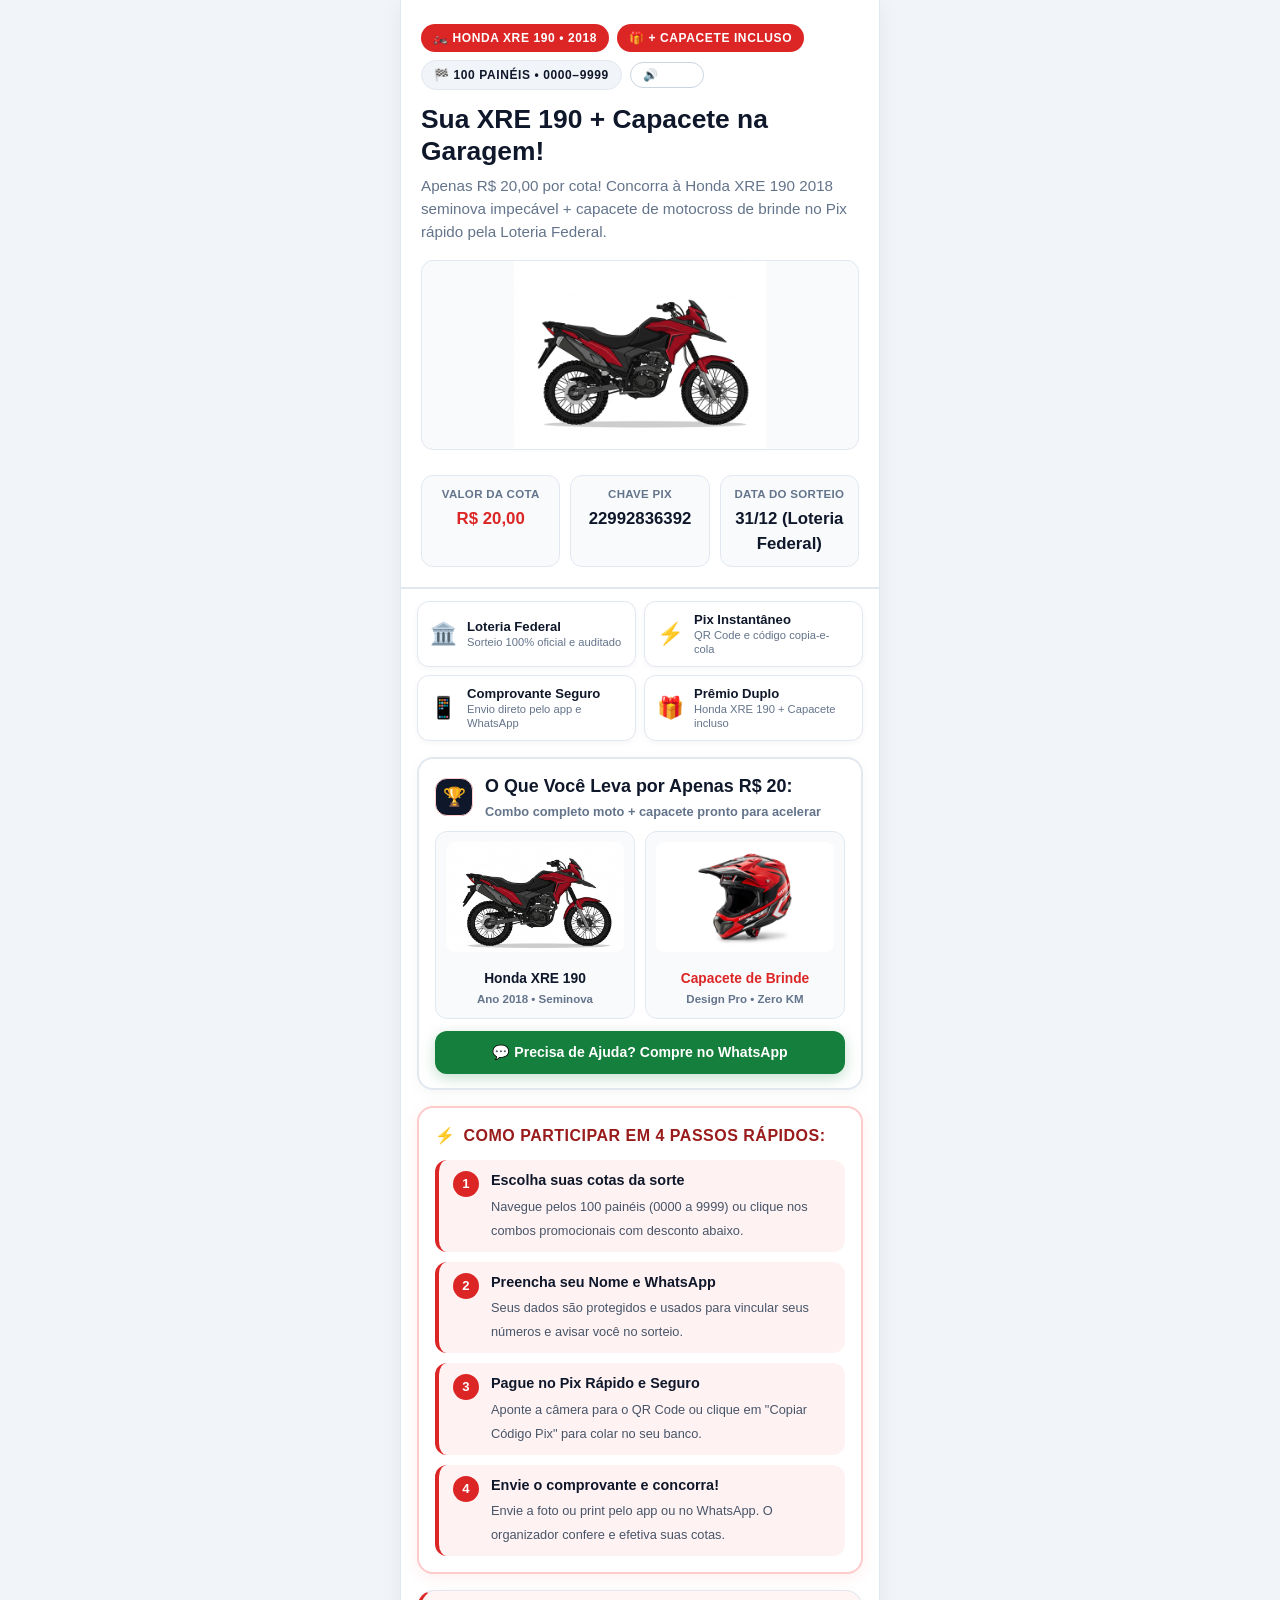
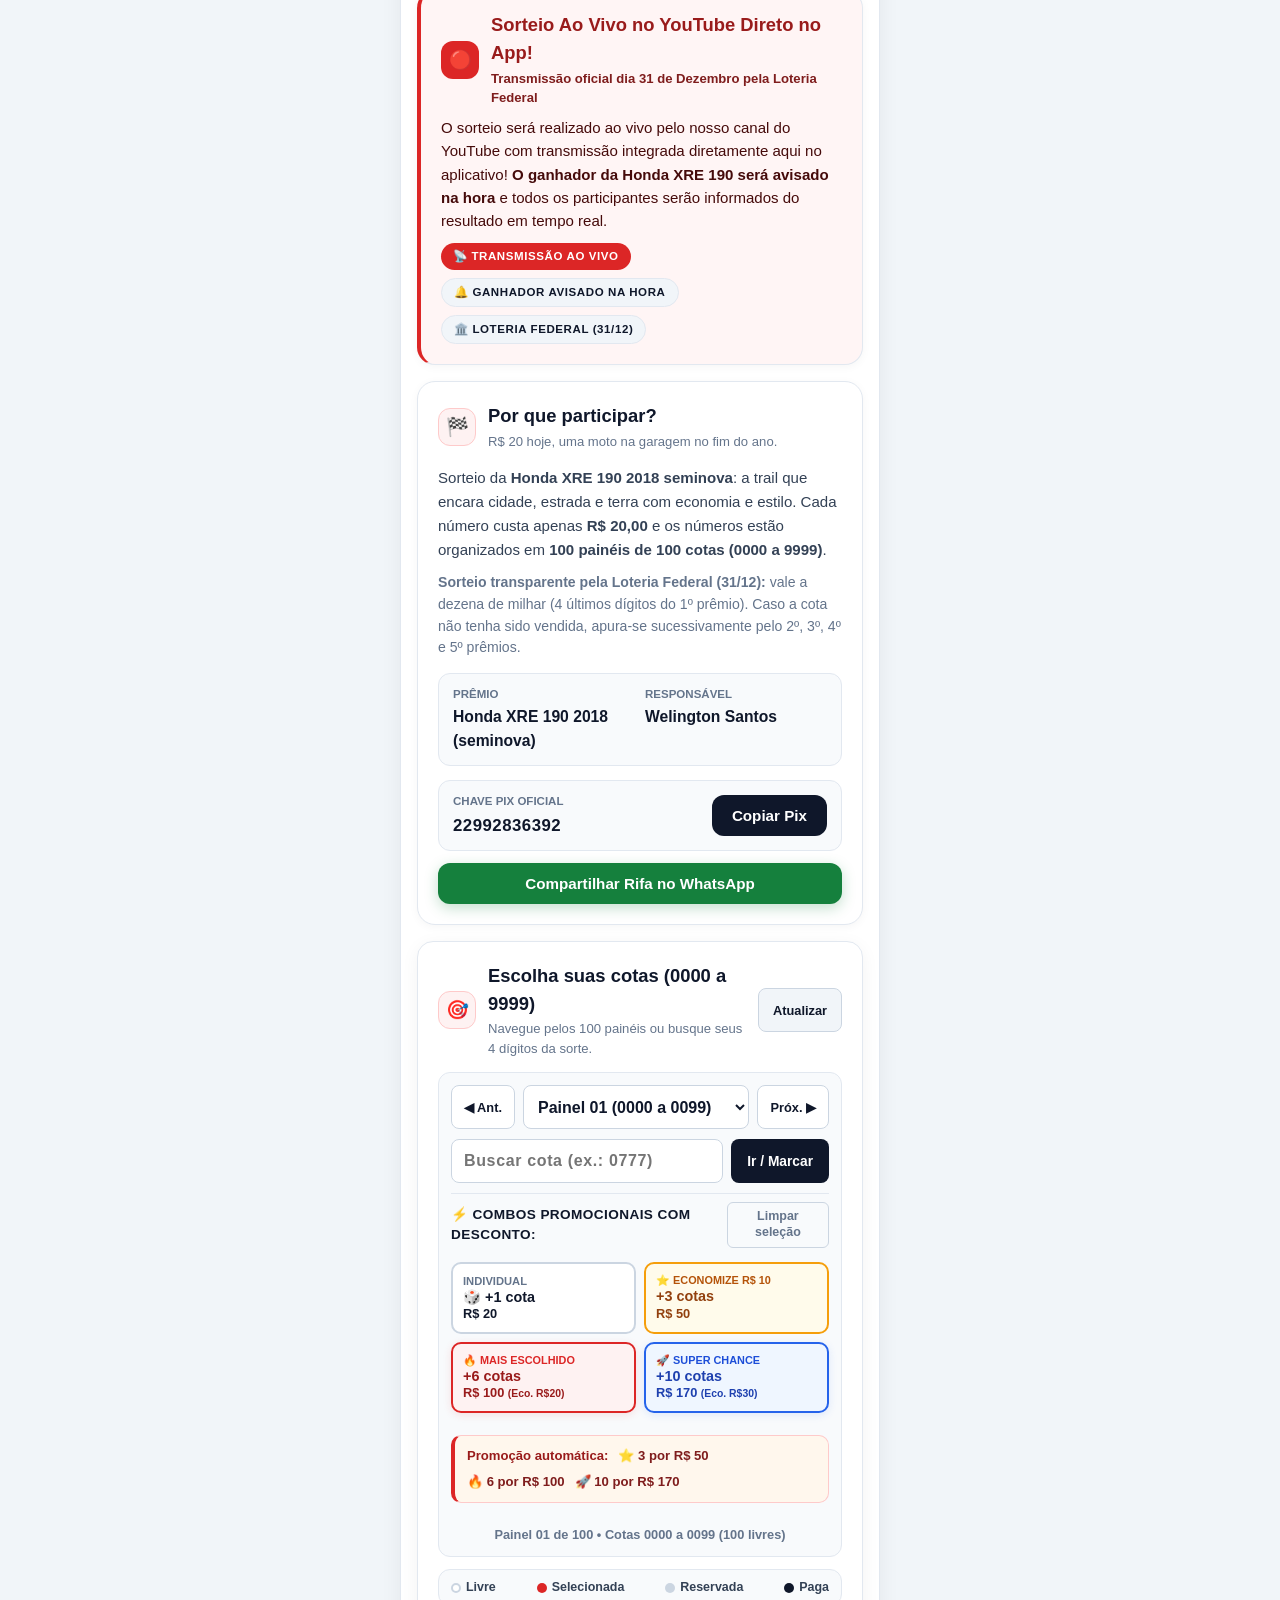
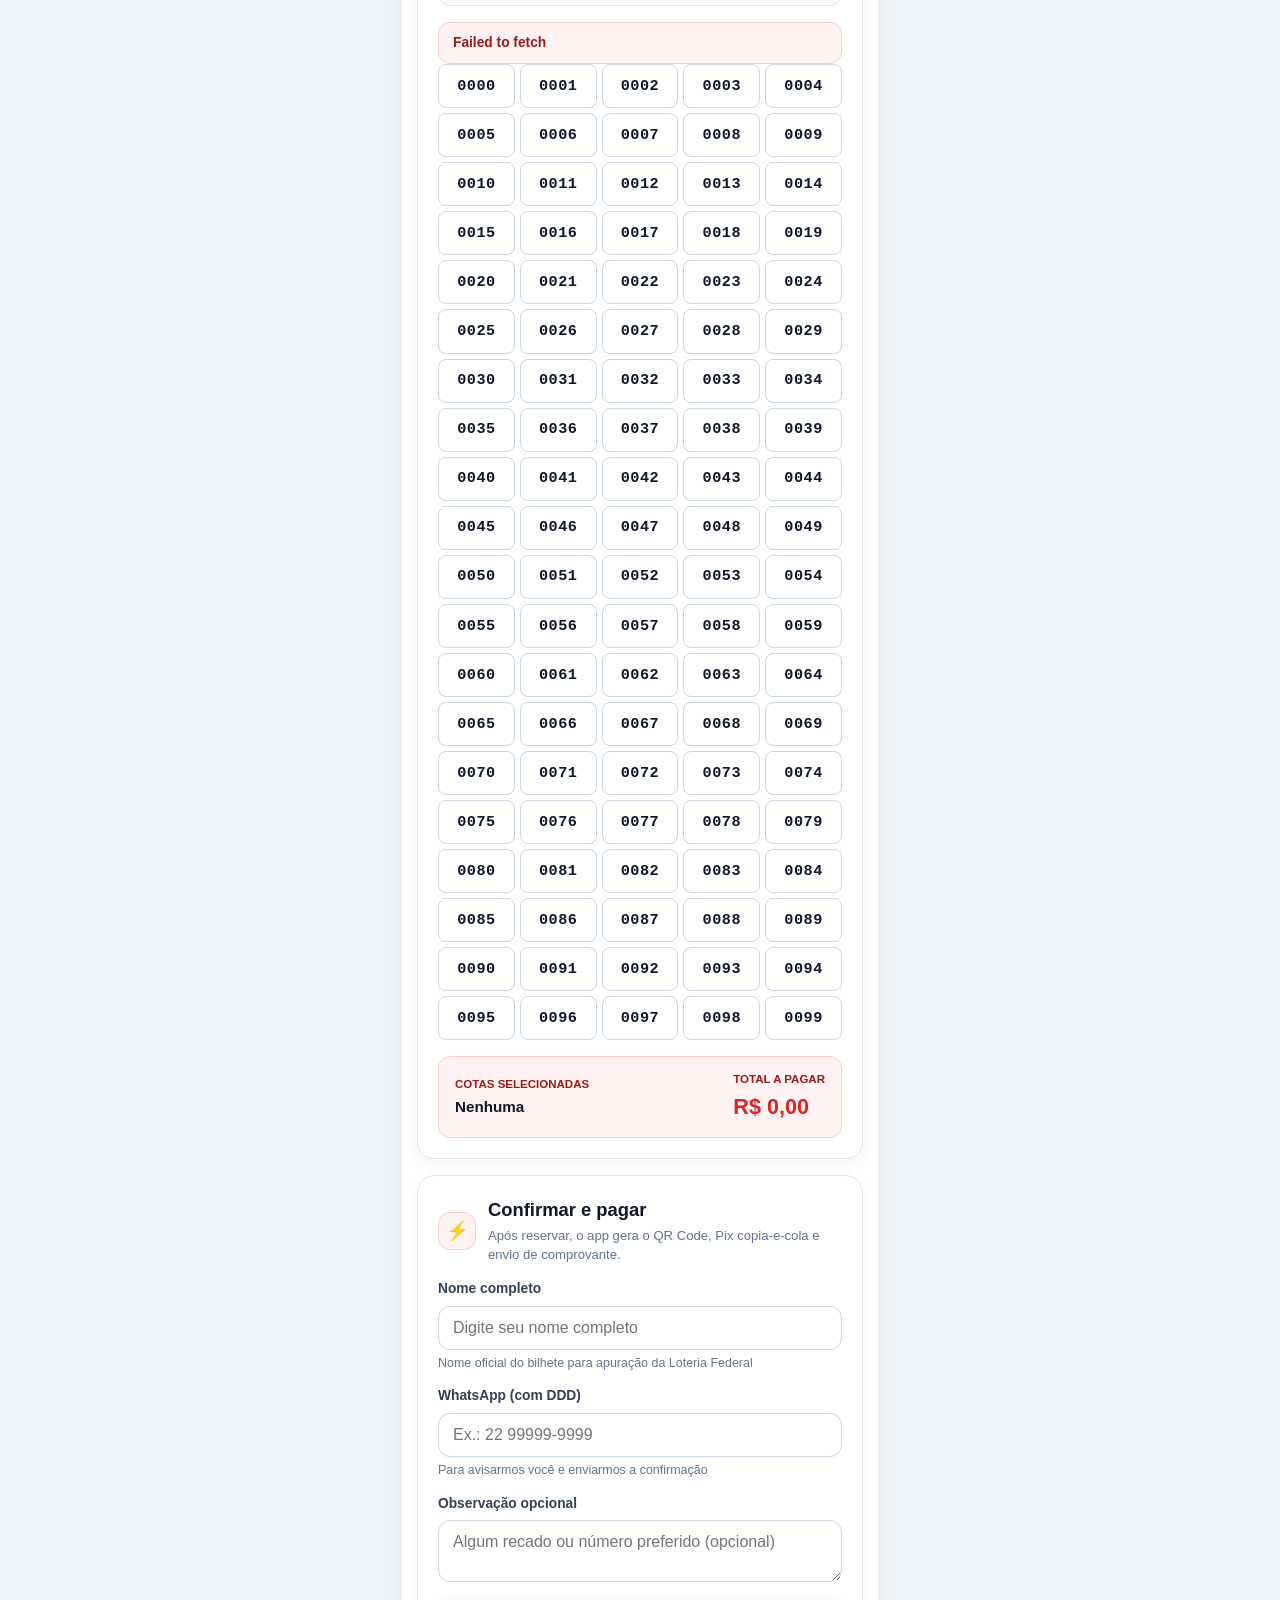
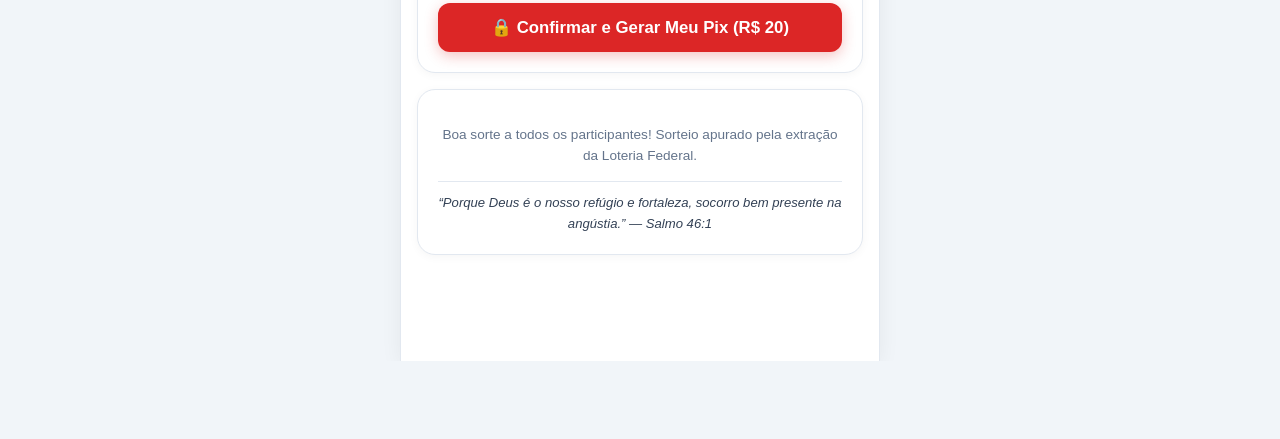
<file: index.html>
<!DOCTYPE html>

<html lang="pt-BR">

<head>

  <meta charset="UTF-8" />

  <meta name="viewport" content="width=device-width, initial-scale=1.0, viewport-fit=cover" />

  <meta name="apple-mobile-web-app-capable" content="yes" />

  <meta name="apple-mobile-web-app-status-bar-style" content="default" />

  <meta name="format-detection" content="telephone=no" />

  <meta name="HandheldFriendly" content="true" />

  <meta name="MobileOptimized" content="width" />

  <title>Rifa Honda XRE 190 2018 | Ação Entre Amigos</title>

  <meta name="description" content="Concorra a uma Honda XRE 190 2018 seminova pela Loteria Federal (31/12). Cotas de R$ 20,00 (0000 a 9999) com Pix rápido. Escolha seu número e garanta o seu." />

  <meta name="theme-color" content="#ffffff" />

  <link rel="preconnect" href="https://api.qrserver.com" />

  <link rel="stylesheet" href="assets/style.css?v=mobile10" />

</head>

<body class="public-body">

  <div class="mobile-app-shell">

    <header class="hero-card">

      <div class="hero-topline">

        <span class="mini-pill">🏍️ HONDA XRE 190 • 2018</span>

        <span class="mini-pill" style="background: #dc2626; color: #ffffff; font-weight: 800;">🎁 + CAPACETE INCLUSO</span>

        <span class="mini-pill mini-pill-light">🏁 100 PAINÉIS • 0000–9999</span>

        <button type="button" id="toggleSoundBtn" class="mini-pill sound-toggle-btn" aria-label="Ligar ou desligar som da moto" style="cursor: pointer; border: 1px solid #cbd5e1; background: #ffffff;">🔊 Som</button>

      </div>

      <audio id="engineAudio" preload="none" src="assets/motorcycle-rev.mp3"></audio>



      <div class="hero-content">

        <div>

          <h1>Sua XRE 190 + Capacete na Garagem!</h1>

          <p>

            Apenas R$ 20,00 por cota! Concorra à Honda XRE 190 2018 seminova impecável + capacete de motocross de brinde no Pix rápido pela Loteria Federal.

          </p>

        </div>

        <img src="assets/xre190-hero.jpg" alt="Honda XRE 190 2018 seminova, prêmio da rifa" class="hero-illustration" />

      </div>



      <div class="hero-stats">

        <div>

          <span>Valor da Cota</span>

          <strong id="valorNumeroHero">R$ 20,00</strong>

        </div>

        <div>

          <span>Chave Pix</span>

          <strong id="pixHero">22992836392</strong>

        </div>

        <div>

          <span>Data do Sorteio</span>

          <strong id="dataSorteioHero">31/12 (Loteria Federal)</strong>

        </div>

      </div>

    </header>



    <!-- Barra de Confiança e Transparência Oficial (Marketing & Garantia) -->
    <section class="trust-strip" aria-label="Garantias e Transparência">
      <div class="trust-item">
        <span class="trust-icon" aria-hidden="true">🏛️</span>
        <div>
          <strong class="trust-title">Loteria Federal</strong>
          <span class="trust-desc">Sorteio 100% oficial e auditado</span>
        </div>
      </div>
      <div class="trust-item">
        <span class="trust-icon" aria-hidden="true">⚡</span>
        <div>
          <strong class="trust-title">Pix Instantâneo</strong>
          <span class="trust-desc">QR Code e código copia-e-cola</span>
        </div>
      </div>
      <div class="trust-item">
        <span class="trust-icon" aria-hidden="true">📱</span>
        <div>
          <strong class="trust-title">Comprovante Seguro</strong>
          <span class="trust-desc">Envio direto pelo app e WhatsApp</span>
        </div>
      </div>
      <div class="trust-item">
        <span class="trust-icon" aria-hidden="true">🎁</span>
        <div>
          <strong class="trust-title">Prêmio Duplo</strong>
          <span class="trust-desc">Honda XRE 190 + Capacete incluso</span>
        </div>
      </div>
    </section>

    <main>

      <!-- Vitrine Oficial dos Prêmios: Moto + Capacete (Almir #691) -->

      <section class="soft-card prize-showcase-card" style="border: 2px solid #e2e8f0; padding: 14px 16px; margin-bottom: 14px; box-shadow: 0 4px 14px rgba(0,0,0,0.04);">

        <div class="card-title-row" style="margin-bottom: 10px;">

          <div class="icon-bubble" style="background: #0f172a; color: #ffffff;">🏆</div>

          <div>

            <h2 style="font-size: 1.12rem; margin: 0 0 2px; color: #0f172a;">O Que Você Leva por Apenas R$ 20:</h2>

            <p style="margin: 0; color: #64748b; font-size: 0.8rem; font-weight: 600;">Combo completo moto + capacete pronto para acelerar</p>

          </div>

        </div>



        <div class="dual-prize-grid" style="display: grid; grid-template-columns: 1fr 1fr; gap: 10px; margin-bottom: 12px;">

          <div class="prize-item" style="background: #f8fafc; border: 1px solid #e2e8f0; border-radius: 12px; padding: 10px; text-align: center;">

            <img src="assets/xre190-hero.jpg" alt="Honda XRE 190 2018 seminova" style="width: 100%; height: 110px; object-fit: cover; border-radius: 8px; margin-bottom: 6px;" />

            <strong style="display: block; font-size: 0.86rem; color: #0f172a;">Honda XRE 190</strong>

            <span style="display: block; font-size: 0.72rem; color: #64748b; font-weight: 600;">Ano 2018 • Seminova</span>

          </div>



          <div class="prize-item" style="background: #f8fafc; border: 1px solid #e2e8f0; border-radius: 12px; padding: 10px; text-align: center;">

            <img src="assets/capacete-premio.jpg" alt="Capacete de Motocross/Enduro" style="width: 100%; height: 110px; object-fit: contain; background: #ffffff; border-radius: 8px; margin-bottom: 6px;" />

            <strong style="display: block; font-size: 0.86rem; color: #dc2626;">Capacete de Brinde</strong>

            <span style="display: block; font-size: 0.72rem; color: #64748b; font-weight: 600;">Design Pro • Zero KM</span>

          </div>

        </div>



        <a href="https://wa.me/5522992839362?text=Ol%C3%A1%2C%20quero%20ajuda%20para%20comprar%20minhas%20cotas%20da%20Honda%20XRE%20190%20com%20capacete!" target="_blank" rel="noopener" class="button button-whatsapp button-full" style="font-size: 0.88rem; padding: 11px 14px; text-decoration: none;">

          💬 Precisa de Ajuda? Compre no WhatsApp

        </a>

      </section>

      <!-- Anúncio Oficial: Sorteio Ao Vivo no YouTube (Almir #389) -->

            <!-- Passo a passo facil para pessoas simples (Almir #601 / Almir #1489) -->
      <section class="soft-card steps-card" style="background: #ffffff; border: 2px solid #fecaca; border-radius: 16px; padding: 16px; margin-bottom: 16px; box-shadow: 0 4px 16px rgba(220, 38, 38, 0.07);">
        <h3 style="margin: 0 0 12px; font-size: 1rem; font-weight: 800; color: #991b1b; text-transform: uppercase; letter-spacing: 0.5px; display: flex; align-items: center; gap: 8px;">
          <span>&#9889;</span> Como Participar em 4 Passos Rápidos:
        </h3>
        <div style="display: grid; grid-template-columns: 1fr; gap: 10px;">
          <div style="display: flex; align-items: flex-start; gap: 12px; background: #fef2f2; padding: 10px 14px; border-radius: 12px; border-left: 4px solid #dc2626;">
            <span style="background: #dc2626; color: #fff; width: 26px; height: 26px; border-radius: 50%; display: flex; align-items: center; justify-content: center; font-weight: 800; font-size: 0.82rem; flex-shrink: 0; margin-top: 1px;">1</span>
            <div>
              <strong style="display: block; font-size: 0.9rem; color: #0f172a; margin-bottom: 2px;">Escolha suas cotas da sorte</strong>
              <span style="font-size: 0.8rem; color: #475569; line-height: 1.35;">Navegue pelos 100 painéis (0000 a 9999) ou clique nos combos promocionais com desconto abaixo.</span>
            </div>
          </div>
          <div style="display: flex; align-items: flex-start; gap: 12px; background: #fef2f2; padding: 10px 14px; border-radius: 12px; border-left: 4px solid #dc2626;">
            <span style="background: #dc2626; color: #fff; width: 26px; height: 26px; border-radius: 50%; display: flex; align-items: center; justify-content: center; font-weight: 800; font-size: 0.82rem; flex-shrink: 0; margin-top: 1px;">2</span>
            <div>
              <strong style="display: block; font-size: 0.9rem; color: #0f172a; margin-bottom: 2px;">Preencha seu Nome e WhatsApp</strong>
              <span style="font-size: 0.8rem; color: #475569; line-height: 1.35;">Seus dados são protegidos e usados para vincular seus números e avisar você no sorteio.</span>
            </div>
          </div>
          <div style="display: flex; align-items: flex-start; gap: 12px; background: #fef2f2; padding: 10px 14px; border-radius: 12px; border-left: 4px solid #dc2626;">
            <span style="background: #dc2626; color: #fff; width: 26px; height: 26px; border-radius: 50%; display: flex; align-items: center; justify-content: center; font-weight: 800; font-size: 0.82rem; flex-shrink: 0; margin-top: 1px;">3</span>
            <div>
              <strong style="display: block; font-size: 0.9rem; color: #0f172a; margin-bottom: 2px;">Pague no Pix Rápido e Seguro</strong>
              <span style="font-size: 0.8rem; color: #475569; line-height: 1.35;">Aponte a câmera para o QR Code ou clique em "Copiar Código Pix" para colar no seu banco.</span>
            </div>
          </div>
          <div style="display: flex; align-items: flex-start; gap: 12px; background: #fef2f2; padding: 10px 14px; border-radius: 12px; border-left: 4px solid #dc2626;">
            <span style="background: #dc2626; color: #fff; width: 26px; height: 26px; border-radius: 50%; display: flex; align-items: center; justify-content: center; font-weight: 800; font-size: 0.82rem; flex-shrink: 0; margin-top: 1px;">4</span>
            <div>
              <strong style="display: block; font-size: 0.9rem; color: #0f172a; margin-bottom: 2px;">Envie o comprovante e concorra!</strong>
              <span style="font-size: 0.8rem; color: #475569; line-height: 1.35;">Envie a foto ou print pelo app ou no WhatsApp. O organizador confere e efetiva suas cotas.</span>
            </div>
          </div>
        </div>
      </section>



      <section class="soft-card live-announcement-card" style="border-left: 4px solid #dc2626; background: #fff5f5; margin-bottom: 16px;">

        <div class="card-title-row" style="margin-bottom: 8px;">

          <div class="icon-bubble" style="background: #dc2626; color: #ffffff; border: none;">🔴</div>

          <div>

            <h2 style="color: #991b1b; font-size: 1.15rem; margin: 0 0 2px;">Sorteio Ao Vivo no YouTube Direto no App!</h2>

            <p style="color: #7f1d1d; font-weight: 600; margin: 0;">Transmissão oficial dia 31 de Dezembro pela Loteria Federal</p>

          </div>

        </div>

        <p class="main-text" style="color: #450a0a; margin-bottom: 10px; line-height: 1.55;">

          O sorteio será realizado ao vivo pelo nosso canal do YouTube com transmissão integrada diretamente aqui no aplicativo! <strong>O ganhador da Honda XRE 190 será avisado na hora</strong> e todos os participantes serão informados do resultado em tempo real.

        </p>

        <div style="display: flex; gap: 8px; flex-wrap: wrap;">

          <span class="mini-pill" style="background: #dc2626; font-size: 0.72rem;">📡 TRANSMISSÃO AO VIVO</span>

          <span class="mini-pill mini-pill-light" style="font-size: 0.72rem;">🔔 GANHADOR AVISADO NA HORA</span>

          <span class="mini-pill mini-pill-light" style="font-size: 0.72rem;">🏛️ LOTERIA FEDERAL (31/12)</span>

        </div>

      </section>



      <section class="soft-card cause-card">

        <div class="card-title-row">

          <div class="icon-bubble">🏁</div>

          <div>

            <h2>Por que participar?</h2>

            <p>R$ 20 hoje, uma moto na garagem no fim do ano.</p>

          </div>

        </div>



        <p class="main-text">

          Sorteio da <strong>Honda XRE 190 2018 seminova</strong>: a trail que encara cidade, estrada e terra com economia e estilo. Cada número custa apenas <strong>R$ 20,00</strong> e os números estão organizados em <strong>100 painéis de 100 cotas (0000 a 9999)</strong>.

        </p>

        <p class="support-text">

          <strong>Sorteio transparente pela Loteria Federal (31/12):</strong> vale a dezena de milhar (4 últimos dígitos do 1º prêmio). Caso a cota não tenha sido vendida, apura-se sucessivamente pelo 2º, 3º, 4º e 5º prêmios.

        </p>



        <div class="mini-info-grid">

          <div><span>Prêmio</span><strong id="premioInfo">Honda XRE 190 2018 + Capacete de Brinde</strong></div>

          <div><span>Responsável</span><strong id="responsavelInfo">Welington Santos</strong></div>

        </div>



        <div class="pix-box">

          <div>

            <span>Chave Pix Oficial</span>

            <strong id="pixKeyText">22992836392</strong>

          </div>

          <button class="button button-blue" type="button" id="copyPixBtn">Copiar Pix</button>

        </div>



        <button class="button button-whatsapp button-full" type="button" id="shareBtn" style="margin-top: 12px;">Compartilhar Rifa no WhatsApp</button>

      </section>



      <section class="soft-card numbers-card">

        <div class="card-title-row title-with-action">

          <div class="title-left">

            <div class="icon-bubble">🎯</div>

            <div>

              <h2>Escolha suas cotas (0000 a 9999)</h2>

              <p>Navegue pelos 100 painéis ou busque seus 4 dígitos da sorte.</p>

            </div>

          </div>

          <button class="small-button" type="button" id="refreshBtn">Atualizar</button>

        </div>



        <div class="panel-controls" aria-label="Navegação de painéis e busca de cota">

          <div class="panel-nav-row">

            <button class="small-button panel-step-btn" type="button" id="prevPanelBtn" aria-label="Painel anterior">◀ Ant.</button>

            <select id="panelSelect" class="panel-select" aria-label="Selecionar painel de 100 números"></select>

            <button class="small-button panel-step-btn" type="button" id="nextPanelBtn" aria-label="Próximo painel">Próx. ▶</button>

          </div>

          <div class="panel-search-row">

            <input type="text" id="searchNumberInput" class="search-number-input" inputmode="numeric" maxlength="4" placeholder="Buscar cota (ex.: 0777)" aria-label="Buscar número de 4 dígitos" />

            <button class="button button-blue search-number-btn" type="button" id="searchNumberBtn">Ir / Marcar</button>

          </div>

                    <div class="quick-pick-bar" aria-label="Escolha rápida de cotas promocionais">
            <div class="quick-pick-header" style="display: flex; justify-content: space-between; align-items: center; margin-bottom: 8px; width: 100%;">
              <span class="quick-pick-label" style="font-weight: 800; color: #0f172a; font-size: 0.85rem;">&#9889; Combos Promocionais com Desconto:</span>
              <button class="quick-pick-btn clear-btn" type="button" id="clearSelectionBtn" style="font-size: 0.78rem; padding: 6px 12px; border-radius: 6px; border: 1px solid #cbd5e1; background: #f8fafc; color: #64748b; cursor: pointer; min-height: 38px;">Limpar seleção</button>
            </div>
            <div class="quick-pick-actions" style="display: grid; grid-template-columns: 1fr 1fr; gap: 8px; width: 100%;">
              <button class="quick-pick-btn qp-card" type="button" data-quick-pick="1" style="min-height: 52px; padding: 10px; border-radius: 10px; border: 2px solid #cbd5e1; background: #ffffff; text-align: left; cursor: pointer; transition: transform 0.1s ease;">
                <span style="font-size: 0.7rem; font-weight: 800; color: #64748b; display: block; text-transform: uppercase;">Individual</span>
                <strong style="font-size: 0.9rem; color: #0f172a;">&#127922; +1 cota</strong>
                <span style="font-size: 0.8rem; font-weight: 800; color: #0f172a; float: right;">R$ 20</span>
              </button>
              <button class="quick-pick-btn qp-card" type="button" data-quick-pick="3" style="min-height: 52px; padding: 10px; border-radius: 10px; border: 2px solid #f59e0b; background: #fffbeb; text-align: left; cursor: pointer; transition: transform 0.1s ease;">
                <span style="font-size: 0.68rem; font-weight: 900; color: #b45309; display: block; text-transform: uppercase;">&#11088; Economize R$ 10</span>
                <strong style="font-size: 0.9rem; color: #92400e;">+3 cotas</strong>
                <span style="font-size: 0.8rem; font-weight: 800; color: #92400e; float: right;">R$ 50</span>
              </button>
              <button class="quick-pick-btn qp-card" type="button" data-quick-pick="6" style="min-height: 52px; padding: 10px; border-radius: 10px; border: 2px solid #dc2626; background: #fef2f2; text-align: left; cursor: pointer; transition: transform 0.1s ease; box-shadow: 0 2px 8px rgba(220, 38, 38, 0.12);">
                <span style="font-size: 0.68rem; font-weight: 900; color: #dc2626; display: block; text-transform: uppercase;">&#128293; Mais Escolhido</span>
                <strong style="font-size: 0.9rem; color: #991b1b;">+6 cotas</strong>
                <span style="font-size: 0.8rem; font-weight: 800; color: #991b1b; float: right;">R$ 100 <small style="font-size: 0.65rem;">(Eco. R$20)</small></span>
              </button>
              <button class="quick-pick-btn qp-card" type="button" data-quick-pick="10" style="min-height: 52px; padding: 10px; border-radius: 10px; border: 2px solid #2563eb; background: #eff6ff; text-align: left; cursor: pointer; transition: transform 0.1s ease; box-shadow: 0 2px 8px rgba(37, 99, 235, 0.12);">
                <span style="font-size: 0.68rem; font-weight: 900; color: #1d4ed8; display: block; text-transform: uppercase;">&#128640; Super Chance</span>
                <strong style="font-size: 0.9rem; color: #1e40af;">+10 cotas</strong>
                <span style="font-size: 0.8rem; font-weight: 800; color: #1e40af; float: right;">R$ 170 <small style="font-size: 0.65rem;">(Eco. R$30)</small></span>
              </button>
            </div>
          </div>

          <aside class="promo-strip" aria-label="Promoções automáticas">

            <strong>Promoção automática:</strong><span>⭐ 3 por R$ 50</span><span>🔥 6 por R$ 100</span><span>🚀 10 por R$ 170</span>

          </aside>

          <div class="panel-meta-row" id="panelMetaText">Painel 01 de 100 • Números 0000 a 0099</div>

        </div>



        <div class="legend-mobile">

          <span><i class="status-dot free"></i>Livre</span>

          <span><i class="status-dot selected"></i>Selecionada</span>

          <span><i class="status-dot reserved"></i>Reservada</span>

          <span><i class="status-dot paid"></i>Paga</span>

        </div>



        <div id="statusMessage" class="message-box" hidden></div>

        <div id="numbersGrid" class="numbers-grid" aria-live="polite"></div>



        <div class="total-card">

          <div>

            <span>Cotas Selecionadas</span>

            <strong id="selectedNumbersText">Nenhuma</strong>

          </div>

          <div>

            <span>Total a Pagar</span>

            <strong id="selectedTotalText">R$ 0,00</strong>

          </div>

        </div>

      </section>



      <section class="soft-card form-card">

        <div class="card-title-row">

          <div class="icon-bubble">⚡</div>

          <div>

            <h2>Confirmar e pagar</h2>

            <p>Após reservar, o app gera o QR Code, Pix copia-e-cola e envio de comprovante.</p>

          </div>

        </div>



        <form id="reserveForm" autocomplete="on" class="mobile-form">

          <label>

            Nome completo

            <input type="text" id="nome" name="nome" placeholder="Digite seu nome completo" required />

            <small style="display:block; color: #64748b; font-size: 0.78rem; font-weight: 500; margin-top: 4px;">Nome oficial do bilhete para apuração da Loteria Federal</small>

          </label>

          <label>

            WhatsApp (com DDD)

            <input type="tel" id="whatsapp" name="whatsapp" placeholder="Ex.: 22 99999-9999" required />

            <small style="display:block; color: #64748b; font-size: 0.78rem; font-weight: 500; margin-top: 4px;">Para avisarmos você e enviarmos a confirmação</small>

          </label>

          <label>

            Observação opcional

            <textarea id="observacao" name="observacao" rows="2" placeholder="Algum recado ou número preferido (opcional)"></textarea>

          </label>

          <button class="button button-main button-full" type="submit" id="reserveBtn" style="font-size: 1.05rem; padding: 14px 20px;">🔒 Confirmar e Gerar Meu Pix (R$ 20)</button>

        </form>

      </section>

    </main>



    <footer class="soft-card footer-card">

      <p>

        Boa sorte a todos os participantes! Sorteio apurado pela extração da Loteria Federal.

      </p>

      <blockquote>“Porque Deus é o nosso refúgio e fortaleza, socorro bem presente na angústia.” — Salmo 46:1</blockquote>

    </footer>

  </div>



  <div class="bottom-summary" id="bottomSummary" hidden>

    <div>

      <span>Cotas Selecionadas</span>

      <strong id="bottomSelectedText">Nenhuma</strong>

    </div>

    <button class="button button-main" type="button" id="goToFormBtn">🏍️ Comprar Cotas</button>

  </div>



  <div class="modal" id="successModal" aria-hidden="true">

    <div class="modal-backdrop" data-close-modal></div>

    <div class="modal-card" role="dialog" aria-modal="true" aria-labelledby="modalTitle">

      <button class="modal-close" type="button" data-close-modal aria-label="Fechar">×</button>



      <div class="modal-heart">🏍️</div>

      <h2 id="modalTitle">Reserva Confirmada!</h2>

      <p class="modal-subtitle">Efetue o Pix abaixo e envie o comprovante para garantir suas cotas.</p>



      <div class="payment-summary">

        <div><span>Cotas</span><strong id="modalNumbers">—</strong></div>

        <div><span>Valor Total</span><strong id="modalTotal">—</strong></div>

        <div><span>Chave Pix</span><strong id="modalPixKey">—</strong></div>

      </div>



      <div class="qr-area">

        <img id="pixQrCode" alt="QR Code Pix" />

        <p>Aponte a câmera do seu banco ou utilize o copia-e-cola abaixo.</p>

      </div>



      <label class="copy-paste-label">

        Pix copia e cola

        <textarea id="pixCopyPaste" rows="4" readonly></textarea>

      </label>



            <div class="modal-actions-grid">
        <button class="button button-main" type="button" id="copyPixPayloadBtn" style="grid-column: 1 / -1; min-height: 52px; font-size: 1.05rem; font-weight: 900; background: #dc2626; color: #ffffff; border-radius: 12px; display: flex; align-items: center; justify-content: center; gap: 8px; border: none; cursor: pointer; box-shadow: 0 4px 16px rgba(220, 38, 38, 0.35);">
          &#128203; Copiar Código Pix (Copia e Cola)
        </button>
        <button class="button button-blue" type="button" id="copyPixAgainBtn" style="min-height: 48px; border-radius: 10px; font-weight: 700;">Copiar Chave</button>
        <a class="button button-whatsapp" id="openWhatsAppBtn" target="_blank" rel="noopener" style="min-height: 48px; border-radius: 10px; display: flex; align-items: center; justify-content: center; font-weight: 800;">&#128172; Enviar no WhatsApp</a>
        <button class="button button-amber" type="button" id="btnDownloadReceipt" style="grid-column: 1 / -1; background: #f59e0b; color: #000; font-weight: 900; font-size: 0.95rem; border-radius: 12px; padding: 13px; display: flex; align-items: center; justify-content: center; gap: 8px; border: none; cursor: pointer; min-height: 48px; box-shadow: 0 4px 12px rgba(245, 158, 11, 0.25);">&#128229; Baixar Comprovante Oficial (PDF / Imagem)</button>
      </div>



      <div class="proof-upload-card">

        <div class="card-title-row compact-title">

          <div class="icon-bubble small">📎</div>

          <div>

            <h3>Enviar comprovante pelo app</h3>

            <p>Envie foto ou print do Pix. A responsável confere no painel na hora.</p>

          </div>

        </div>



        <label class="file-label">

          <input type="file" id="proofFile" accept="image/*,.pdf" />

          <span id="proofFileName">Escolher comprovante ou print</span>

        </label>



        <button class="button button-main button-full" type="button" id="sendProofBtn">Enviar comprovante</button>

        <p class="tiny-warning">Por segurança, a confirmação final é conferida no banco pela responsável.</p>

        <div id="proofMessage" class="message-box" hidden></div>

      </div>

    </div>

  </div>



  <!-- Fallback de Configuração Pública Sanitizada -->

  <script>

    window.RIFA_CONFIG = window.RIFA_CONFIG || {

      NOME_RIFA: "Ação Entre Amigos — Rifa Honda XRE 190 2018",

      TITULO_CURTO: "Rifa Honda XRE 190",

      SUBTITULO: "Ação Entre Amigos",

      RESPONSAVEL_NOME: "Welington Santos",

      WHATSAPP_RESPONSAVEL: "5522992839362",

      DATA_SORTEIO: "31/12 (Loteria Federal)",

      PREMIO_RIFA: "Honda XRE 190 2018 (seminova)",

      PIX_KEY: "22992836392",

      PIX_RECEBEDOR: "WELINGTON SANTOS",

      PIX_CIDADE: "CARMO",

      VALOR_NUMERO: 20,

      QUANTIDADE_NUMEROS: 10000,

      NUMERO_INICIAL: 0,

      TAMANHO_PAINEL: 100,

      AUTO_CONFIRMAR_COM_COMPROVANTE: false,

      API_URL: "https://script.google.com/macros/s/AKfycbxPV_Y1h0k_ZbJl5XsF2fx3v8vx-r-s9mOk5SiaCAtKu3D9Ix5F-smWYPvVfv2g0OoN/exec"

    };

  </script>

  <script src="assets/config.js"></script>

  <script src="assets/app.js?v=clean9_mobile"></script>

  <script>

    (function initSound() {
      const audio = document.getElementById('engineAudio');
      const btn = document.getElementById('toggleSoundBtn');
      if (!audio || !btn) return;
      let soundEnabled = true;

      window.playMotoSound = function() {
        if (!soundEnabled) return;
        try {
          audio.currentTime = 0;
          audio.play().catch(function() {});
        } catch (e) {}
      };

      // Mute / Unmute toggle button
      btn.addEventListener('click', function(e) {
        e.stopPropagation();
        soundEnabled = !soundEnabled;
        if (soundEnabled) {
          btn.textContent = '🔊 Som';
          window.playMotoSound();
        } else {
          btn.textContent = '🔇 Mudo';
          audio.pause();
          audio.currentTime = 0;
        }
      });

      function hasSelectedNumbers() {
        const bottom = document.getElementById('bottomSummary');
        if (bottom && !bottom.hidden) return true;
        return document.querySelectorAll('.number-button.selected').length > 0;
      }

      // Trigger sound ONLY on red Comprar click when numbers are selected (Almir #765 / #780 / #792)
      function attachBuyTriggers() {
        const goToFormBtn = document.getElementById('goToFormBtn');
        if (goToFormBtn) {
          goToFormBtn.addEventListener('click', function() {
            if (hasSelectedNumbers()) {
              window.playMotoSound();
            }
          });
        }
        const reserveBtn = document.getElementById('reserveBtn');
        if (reserveBtn) {
          reserveBtn.addEventListener('click', function() {
            if (hasSelectedNumbers()) {
              window.playMotoSound();
            }
          });
        }
      }

      if (document.readyState === 'loading') {
        document.addEventListener('DOMContentLoaded', attachBuyTriggers);
      } else {
        attachBuyTriggers();
      }
    })();

  </script>

</body>

</html>
</file>
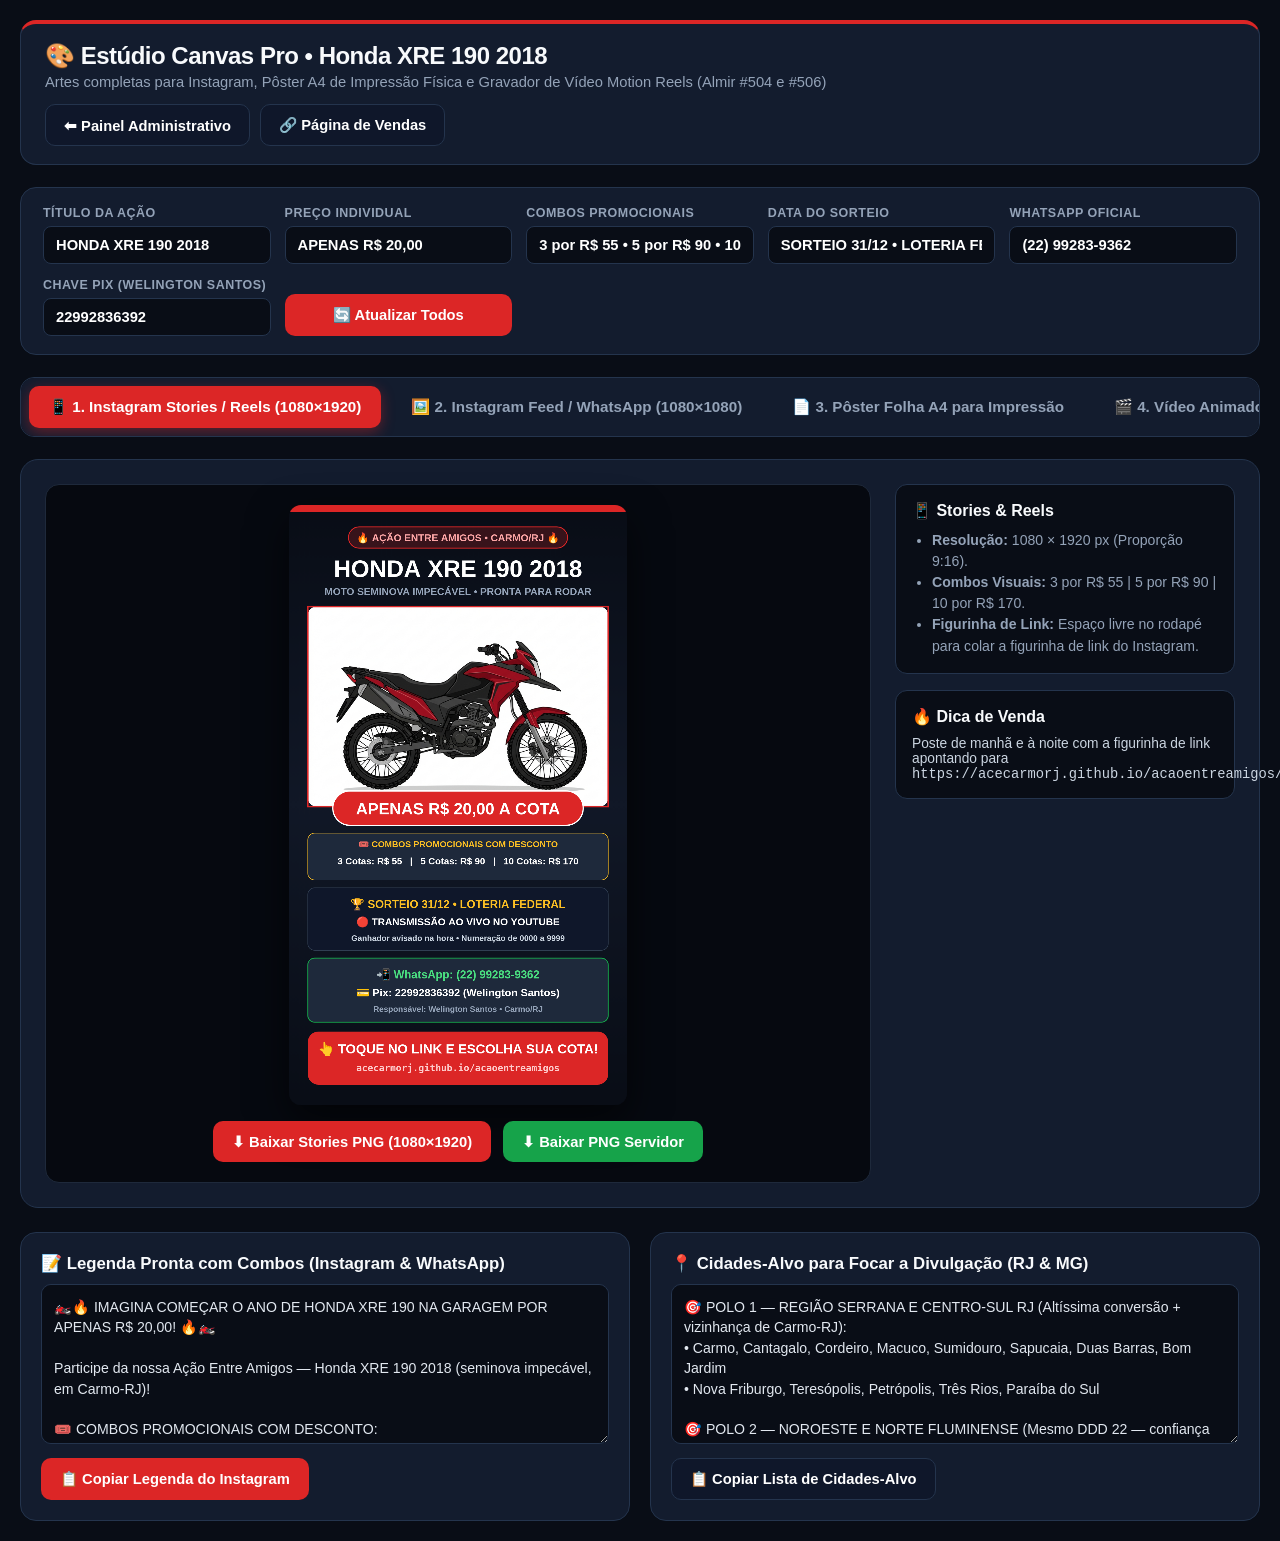
<file: canvas-instagram.html>
<!DOCTYPE html>
<html lang="pt-BR">
<head>
  <meta charset="UTF-8" />
  <meta name="viewport" content="width=device-width, initial-scale=1.0" />
  <title>Estúdio Canvas Completo • Honda XRE 190 2018</title>
  <style>
    :root {
      --bg: #090d16;
      --card: #131c2e;
      --border: #24344d;
      --red: #dc2626;
      --red-hover: #b91c1c;
      --amber: #f59e0b;
      --green: #16a34a;
      --cyan: #38bdf8;
      --text: #f8fafc;
      --muted: #94a3b8;
    }
    * { box-sizing: border-box; }
    body {
      margin: 0;
      font-family: -apple-system, BlinkMacSystemFont, "Segoe UI", Roboto, Inter, sans-serif;
      background: var(--bg);
      color: var(--text);
      padding: 20px;
    }
    .wrap {
      max-width: 1400px;
      margin: 0 auto;
    }
    .topbar {
      display: flex;
      justify-content: space-between;
      align-items: center;
      flex-wrap: wrap;
      gap: 14px;
      background: var(--card);
      border: 1px solid var(--border);
      border-top: 4px solid var(--red);
      border-radius: 16px;
      padding: 18px 24px;
      margin-bottom: 22px;
    }
    .topbar h1 {
      margin: 0 0 4px;
      font-size: 1.5rem;
      font-weight: 900;
      letter-spacing: -0.5px;
    }
    .topbar p {
      margin: 0;
      color: var(--muted);
      font-size: 0.92rem;
    }
    .nav-links {
      display: flex;
      gap: 10px;
      flex-wrap: wrap;
    }
    .btn {
      display: inline-flex;
      align-items: center;
      justify-content: center;
      gap: 8px;
      padding: 11px 18px;
      border-radius: 10px;
      font-weight: 800;
      font-size: 0.92rem;
      text-decoration: none;
      cursor: pointer;
      border: 1px solid transparent;
      transition: transform 0.12s ease, opacity 0.12s ease;
    }
    .btn:hover { transform: translateY(-1px); }
    .btn-red { background: var(--red); color: #fff; }
    .btn-green { background: var(--green); color: #fff; }
    .btn-cyan { background: #0284c7; color: #fff; }
    .btn-amber { background: var(--amber); color: #000; font-weight: 900; }
    .btn-outline { background: #0f172a; color: #fff; border-color: var(--border); }

    /* CONTROLES GERAIS */
    .controls-card {
      background: var(--card);
      border: 1px solid var(--border);
      border-radius: 16px;
      padding: 18px 22px;
      margin-bottom: 22px;
      display: grid;
      grid-template-columns: repeat(auto-fit, minmax(210px, 1fr));
      gap: 14px;
      align-items: end;
    }
    .field label {
      display: block;
      font-size: 0.78rem;
      font-weight: 800;
      text-transform: uppercase;
      color: var(--muted);
      margin-bottom: 6px;
      letter-spacing: 0.5px;
    }
    .field input {
      width: 100%;
      padding: 10px 12px;
      border-radius: 8px;
      border: 1px solid var(--border);
      background: #090d16;
      color: #fff;
      font-size: 0.92rem;
      font-weight: 700;
    }

    /* SELETOR DE ABAS DO ESTÚDIO */
    .studio-tabs {
      display: flex;
      gap: 10px;
      background: var(--card);
      border: 1px solid var(--border);
      border-radius: 14px;
      padding: 8px;
      margin-bottom: 22px;
      overflow-x: auto;
    }
    .tab-trigger {
      padding: 12px 20px;
      border-radius: 10px;
      font-size: 0.95rem;
      font-weight: 800;
      cursor: pointer;
      border: none;
      background: transparent;
      color: var(--muted);
      display: inline-flex;
      align-items: center;
      gap: 8px;
      white-space: nowrap;
      transition: all 0.15s ease;
    }
    .tab-trigger.active {
      background: var(--red);
      color: #ffffff;
      box-shadow: 0 4px 14px rgba(220, 38, 38, 0.4);
    }

    .studio-panel {
      display: none;
      animation: fadeIn 0.2s ease;
    }
    .studio-panel.active { display: block; }
    @keyframes fadeIn { from { opacity: 0; transform: translateY(4px); } to { opacity: 1; transform: translateY(0); } }

    /* LAYOUT DE CARDS DO CANVAS */
    .canvas-layout {
      display: grid;
      grid-template-columns: 1fr 340px;
      gap: 24px;
      background: var(--card);
      border: 1px solid var(--border);
      border-radius: 18px;
      padding: 24px;
      margin-bottom: 24px;
      align-items: start;
    }
    @media (max-width: 980px) {
      .canvas-layout { grid-template-columns: 1fr; }
    }
    .canvas-display {
      display: flex;
      flex-direction: column;
      align-items: center;
      gap: 16px;
      background: #060910;
      border-radius: 14px;
      padding: 20px;
      border: 1px solid #1e293b;
    }
    canvas {
      max-width: 100%;
      height: auto;
      border-radius: 12px;
      box-shadow: 0 16px 40px rgba(0, 0, 0, 0.6);
      background: #090d16;
    }
    #storyCanvas, #motionCanvas { max-height: 600px; width: auto; }
    #feedCanvas { max-height: 520px; width: auto; }
    #posterA4Canvas { max-height: 600px; width: auto; }

    .canvas-sidebar {
      display: flex;
      flex-direction: column;
      gap: 16px;
    }
    .side-box {
      background: #090d16;
      border: 1px solid var(--border);
      border-radius: 12px;
      padding: 16px;
    }
    .side-box h3 {
      margin: 0 0 10px;
      font-size: 1rem;
      display: flex;
      align-items: center;
      gap: 8px;
    }
    .side-box ul {
      margin: 0;
      padding-left: 20px;
      font-size: 0.88rem;
      color: var(--muted);
      line-height: 1.5;
    }

    /* VÍDEO ANIMADO CONTROLES */
    .video-recorder-bar {
      display: flex;
      gap: 12px;
      flex-wrap: wrap;
      align-items: center;
      justify-content: center;
      background: #090d16;
      border: 1px solid #334155;
      padding: 14px 20px;
      border-radius: 12px;
      width: 100%;
    }
    .rec-status {
      font-size: 0.9rem;
      font-weight: 800;
      color: var(--cyan);
      display: inline-flex;
      align-items: center;
      gap: 6px;
    }
    .pulse-dot {
      width: 10px;
      height: 10px;
      border-radius: 50%;
      background: var(--red);
      display: inline-block;
      animation: pulseDot 1s infinite;
    }
    @keyframes pulseDot { 0%, 100% { opacity: 1; transform: scale(1); } 50% { opacity: 0.3; transform: scale(1.3); } }

    /* SEÇÃO DE TEXTOS E CIDADES */
    .copy-grid {
      display: grid;
      grid-template-columns: repeat(auto-fit, minmax(340px, 1fr));
      gap: 20px;
    }
    .copy-card {
      background: var(--card);
      border: 1px solid var(--border);
      border-radius: 16px;
      padding: 20px;
    }
    .copy-card h3 {
      margin: 0 0 10px;
      font-size: 1.05rem;
    }
    .copy-card textarea {
      width: 100%;
      min-height: 160px;
      padding: 12px;
      border-radius: 10px;
      border: 1px solid var(--border);
      background: #090d16;
      color: #e2e8f0;
      font-family: inherit;
      font-size: 0.88rem;
      line-height: 1.45;
      resize: vertical;
      margin-bottom: 10px;
    }

    .toast {
      position: fixed;
      bottom: 24px;
      right: 24px;
      background: var(--green);
      color: #fff;
      padding: 14px 24px;
      border-radius: 12px;
      font-weight: 800;
      font-size: 0.95rem;
      display: none;
      z-index: 9999;
      box-shadow: 0 10px 30px rgba(0,0,0,0.5);
    }

    @media print {
      body { background: #fff; color: #000; padding: 0; }
      .topbar, .controls-card, .studio-tabs, .canvas-sidebar, .copy-grid, .video-recorder-bar, .action-buttons { display: none !important; }
      .canvas-layout { display: block; border: none; padding: 0; background: transparent; }
      .canvas-display { background: transparent; border: none; padding: 0; }
      #posterA4Canvas { max-width: 100%; height: auto; box-shadow: none; border: none; }
    }
  </style>
</head>
<body>
  <div class="wrap">
    <!-- Topo -->
    <header class="topbar">
      <div>
        <h1>🎨 Estúdio Canvas Pro • Honda XRE 190 2018</h1>
        <p>Artes completas para Instagram, Pôster A4 de Impressão Física e Gravador de Vídeo Motion Reels (Almir #504 e #506)</p>
      </div>
      <div class="nav-links">
        <a class="btn btn-outline" href="admin.html">⬅ Painel Administrativo</a>
        <a class="btn btn-outline" href="index.html" target="_blank">🔗 Página de Vendas</a>
      </div>
    </header>

    <!-- Barra de Configuração Dinâmica -->
    <section class="controls-card" aria-label="Personalizar dados do cartaz">
      <div class="field">
        <label for="inpTitle">Título da Ação</label>
        <input id="inpTitle" type="text" value="HONDA XRE 190 2018" />
      </div>
      <div class="field">
        <label for="inpPrice">Preço Individual</label>
        <input id="inpPrice" type="text" value="APENAS R$ 20,00" />
      </div>
      <div class="field">
        <label for="inpCombos">Combos Promocionais</label>
        <input id="inpCombos" type="text" value="3 por R$ 55 • 5 por R$ 90 • 10 por R$ 170" />
      </div>
      <div class="field">
        <label for="inpDraw">Data do Sorteio</label>
        <input id="inpDraw" type="text" value="SORTEIO 31/12 • LOTERIA FEDERAL" />
      </div>
      <div class="field">
        <label for="inpPhone">WhatsApp Oficial</label>
        <input id="inpPhone" type="text" value="(22) 99283-9362" />
      </div>
      <div class="field">
        <label for="inpPix">Chave Pix (Welington Santos)</label>
        <input id="inpPix" type="text" value="22992836392" />
      </div>
      <div>
        <button type="button" class="btn btn-red" id="btnRedrawAll" style="width:100%">🔄 Atualizar Todos</button>
      </div>
    </section>

    <!-- Navegação de Abas do Estúdio -->
    <nav class="studio-tabs" aria-label="Formatos do Estúdio">
      <button type="button" class="tab-trigger active" data-target="panel-stories">📱 1. Instagram Stories / Reels (1080×1920)</button>
      <button type="button" class="tab-trigger" data-target="panel-feed">🖼️ 2. Instagram Feed / WhatsApp (1080×1080)</button>
      <button type="button" class="tab-trigger" data-target="panel-poster">📄 3. Pôster Folha A4 para Impressão</button>
      <button type="button" class="tab-trigger" data-target="panel-video">🎬 4. Vídeo Animado Motion Reels (MP4/WebM)</button>
    </nav>

    <!-- ABA 1: STORIES 1080x1920 -->
    <section class="studio-panel active" id="panel-stories">
      <div class="canvas-layout">
        <div class="canvas-display">
          <canvas id="storyCanvas" width="1080" height="1920"></canvas>
          <div class="action-buttons" style="display:flex;gap:12px;flex-wrap:wrap;">
            <button type="button" class="btn btn-red" id="dlStoryBtn">⬇ Baixar Stories PNG (1080×1920)</button>
            <a class="btn btn-green" href="assets/instagram-story-xre190.png" download="instagram-story-xre190.png">⬇ Baixar PNG Servidor</a>
          </div>
        </div>
        <aside class="canvas-sidebar">
          <div class="side-box">
            <h3>📱 Stories &amp; Reels</h3>
            <ul>
              <li><strong>Resolução:</strong> 1080 × 1920 px (Proporção 9:16).</li>
              <li><strong>Combos Visuais:</strong> 3 por R$ 55 | 5 por R$ 90 | 10 por R$ 170.</li>
              <li><strong>Figurinha de Link:</strong> Espaço livre no rodapé para colar a figurinha de link do Instagram.</li>
            </ul>
          </div>
          <div class="side-box">
            <h3>🔥 Dica de Venda</h3>
            <p style="font-size:0.86rem;color:#cbd5e1;margin:0;">Poste de manhã e à noite com a figurinha de link apontando para <code>https://acecarmorj.github.io/acaoentreamigos/</code>.</p>
          </div>
        </aside>
      </div>
    </section>

    <!-- ABA 2: FEED 1080x1080 -->
    <section class="studio-panel" id="panel-feed">
      <div class="canvas-layout">
        <div class="canvas-display">
          <canvas id="feedCanvas" width="1080" height="1080"></canvas>
          <div class="action-buttons" style="display:flex;gap:12px;flex-wrap:wrap;">
            <button type="button" class="btn btn-red" id="dlFeedBtn">⬇ Baixar Feed PNG (1080×1080)</button>
            <a class="btn btn-green" href="assets/instagram-feed-xre190.png" download="instagram-feed-xre190.png">⬇ Baixar PNG Servidor</a>
          </div>
        </div>
        <aside class="canvas-sidebar">
          <div class="side-box">
            <h3>🖼️ Feed &amp; WhatsApp</h3>
            <ul>
              <li><strong>Resolução:</strong> 1080 × 1080 px (Quadrado 1:1 perfeito).</li>
              <li><strong>Ideal para:</strong> Grade do Instagram, Grupos de WhatsApp e Facebook.</li>
              <li><strong>Destaque dos Combos:</strong> 1 cota R$ 20 • 3 cotas R$ 55 • 5 cotas R$ 90.</li>
            </ul>
          </div>
        </aside>
      </div>
    </section>

    <!-- ABA 3: PÔSTER FOLHA A4 PARA IMPRESSÃO -->
    <section class="studio-panel" id="panel-poster">
      <div class="canvas-layout">
        <div class="canvas-display">
          <canvas id="posterA4Canvas" width="2480" height="3508"></canvas>
          <div class="action-buttons" style="display:flex;gap:12px;flex-wrap:wrap;">
            <button type="button" class="btn btn-amber" id="btnPrintA4">🖨️ Imprimir Folha A4 Agora</button>
            <button type="button" class="btn btn-red" id="dlPosterA4Btn">⬇ Baixar Pôster A4 em Alta Resolução (PNG)</button>
            <a class="btn btn-green" href="assets/poster-a4-impressao-xre190.png" download="poster-a4-impressao-xre190.png">⬇ Baixar Pôster Servidor</a>
          </div>
        </div>
        <aside class="canvas-sidebar">
          <div class="side-box">
            <h3>🖨️ Pôster Físico Folha A4</h3>
            <ul>
              <li><strong>Resolução:</strong> 2480 × 3508 pixels a 300 DPI (Qualidade Gráfica de Impressão).</li>
              <li><strong>QR Code Gigante:</strong> Permite que qualquer pessoa aponte a câmera do celular e compre em 5 segundos.</li>
              <li><strong>Onde Colar:</strong> Oficinas de moto, lava-jatos, postos de combustível, borracharias e bares de Carmo, Além Paraíba e Pádua.</li>
            </ul>
          </div>
        </aside>
      </div>
    </section>

    <!-- ABA 4: VÍDEO ANIMADO MOTION REELS -->
    <section class="studio-panel" id="panel-video">
      <div class="canvas-layout">
        <div class="canvas-display">
          <canvas id="motionCanvas" width="1080" height="1920"></canvas>
          <div class="video-recorder-bar">
            <span class="rec-status" id="recStatus"><span class="pulse-dot"></span> Animação 30 FPS Ativa</span>
            <button type="button" class="btn btn-cyan" id="btnToggleAnim">⏸ Pausar / Continuar</button>
            <button type="button" class="btn btn-red" id="btnRecordVideo">🔴 Gravar Vídeo de 6s para Reels (Baixar WebM/MP4)</button>
          </div>
        </div>
        <aside class="canvas-sidebar">
          <div class="side-box">
            <h3>🎬 Vídeo Motion Reels / Stories</h3>
            <ul>
              <li><strong>Animação ao Vivo:</strong> Feixes de luz dinâmicos, zoom suave (Ken Burns) e tacômetro acelerando de 0 a 190 km/h.</li>
              <li><strong>Gravação Direta:</strong> Usa a tecnologia <code>canvas.captureStream()</code> do seu navegador para gerar o arquivo de vídeo pronto sem precisar de outro app!</li>
              <li><strong>Tamanho do Vídeo:</strong> 1080 × 1920 px ideal para Instagram Reels, TikTok e WhatsApp Status.</li>
            </ul>
          </div>
        </aside>
      </div>
    </section>

    <!-- Seção de Textos e Cidades -->
    <section class="copy-grid">
      <div class="copy-card">
        <h3>📝 Legenda Pronta com Combos (Instagram &amp; WhatsApp)</h3>
        <textarea id="txtCaption" readonly>🏍️🔥 IMAGINA COMEÇAR O ANO DE HONDA XRE 190 NA GARAGEM POR APENAS R$ 20,00! 🔥🏍️

Participe da nossa Ação Entre Amigos — Honda XRE 190 2018 (seminova impecável, em Carmo-RJ)!

🎟️ COMBOS PROMOCIONAIS COM DESCONTO:
• 1 Cota = R$ 20,00
• 3 Cotas = R$ 55,00 (Economize R$ 5!)
• 5 Cotas = R$ 90,00 (Economize R$ 10!)
• 10 Cotas = R$ 170,00 (Economize R$ 30!)

✅ Numeração: 0000 a 9999 (Escolha seu número ou use a Surpresinha +1, +5, +10!)
✅ Sorteio: 31/12 pela Loteria Federal
🔴 TRANSMISSÃO AO VIVO PELO YOUTUBE: O ganhador é avisado na hora!
🔒 Privacidade total: ao marcar sua cota, seu nome aparece na sua cota escolhida!

👉 GARANTA SUA COTA AGORA NO LINK DA BIO:
https://acecarmorj.github.io/acaoentreamigos/

💳 Chave Pix: 22992836392 (Welington Santos - Carmo/RJ)
📲 WhatsApp Oficial: (22) 99283-9362

#HondaXRE190 #XRE190 #AcaoEntreAmigos #CarmoRJ #NovaFriburgo #Teresopolis #Petropolis #SantoAntonioDePadua #Itaperuna #AlemParaiba #LeopoldinaMG #CataguasesMG #MuriaeMG #CamposDosGoytacazes #Macae #RegiaoSerranaRJ</textarea>
        <button type="button" class="btn btn-red" onclick="copyBox('txtCaption')">📋 Copiar Legenda do Instagram</button>
      </div>

      <div class="copy-card">
        <h3>📍 Cidades-Alvo para Focar a Divulgação (RJ &amp; MG)</h3>
        <textarea id="txtCities" readonly>🎯 POLO 1 — REGIÃO SERRANA E CENTRO-SUL RJ (Altíssima conversão + vizinhança de Carmo-RJ):
• Carmo, Cantagalo, Cordeiro, Macuco, Sumidouro, Sapucaia, Duas Barras, Bom Jardim
• Nova Friburgo, Teresópolis, Petrópolis, Três Rios, Paraíba do Sul

🎯 POLO 2 — NOROESTE E NORTE FLUMINENSE (Mesmo DDD 22 — confiança imediata):
• Santo Antônio de Pádua, Itaocara, Aperibé, Miracema, São Fidélis
• Itaperuna, Campos dos Goytacazes, Macaé, Rio das Ostras

🎯 POLO 3 — ZONA DA MATA MINEIRA (Divisa imediata com Carmo-RJ):
• Além Paraíba, Volta Grande, Pirapetinga, Estrela Dalva
• Leopoldina, Cataguases, Muriaé, Ubá, Juiz de Fora

💡 DICA DE OURO META ADS:
Impulsione como "Ação Entre Amigos • Projeto Honda XRE 190 em Carmo-RJ" para não tomar bloqueio da palavra 'rifa', direcionando para o WhatsApp (22) 99283-9362 ou Link da Bio!</textarea>
        <button type="button" class="btn btn-outline" onclick="copyBox('txtCities')">📋 Copiar Lista de Cidades-Alvo</button>
      </div>
    </section>
  </div>

  <div class="toast" id="toast">Copiado com sucesso!</div>

  <script>
    // Carregamento da imagem local da Honda XRE 190
    const heroImg = new Image();
    heroImg.src = "assets/xre190-hero.jpg";
    heroImg.onload = () => { renderAllStaticCanvases(); startMotionAnimation(); };
    heroImg.onerror = () => { renderAllStaticCanvases(); startMotionAnimation(); };

    // Abas
    document.querySelectorAll(".tab-trigger").forEach(btn => {
      btn.addEventListener("click", () => {
        document.querySelectorAll(".tab-trigger").forEach(b => b.classList.remove("active"));
        document.querySelectorAll(".studio-panel").forEach(p => p.classList.remove("active"));
        btn.classList.add("active");
        document.getElementById(btn.getAttribute("data-target")).classList.add("active");
      });
    });

    function roundRect(ctx, x, y, w, h, r) {
      ctx.beginPath();
      ctx.moveTo(x + r, y);
      ctx.arcTo(x + w, y, x + w, y + h, r);
      ctx.arcTo(x + w, y + h, x, y + h, r);
      ctx.arcTo(x, y + h, x, y, r);
      ctx.arcTo(x, y + x, y, r);
      ctx.closePath();
    }

    function drawCoverImage(ctx, img, x, y, w, h, radius) {
      ctx.save();
      ctx.beginPath();
      ctx.moveTo(x + radius, y);
      ctx.arcTo(x + w, y, x + w, y + h, radius);
      ctx.arcTo(x + w, y + h, x, y + h, radius);
      ctx.arcTo(x, y + h, x, y, radius);
      ctx.arcTo(x, y, x + w, y, radius);
      ctx.closePath();
      ctx.clip();
      if (img && img.complete && img.naturalWidth > 0) {
        const imgRatio = img.naturalWidth / img.naturalHeight;
        const boxRatio = w / h;
        let sx = 0, sy = 0, sw = img.naturalWidth, sh = img.naturalHeight;
        if (imgRatio > boxRatio) {
          sw = img.naturalHeight * boxRatio;
          sx = (img.naturalWidth - sw) / 2;
        } else {
          sh = img.naturalWidth / boxRatio;
          sy = (img.naturalHeight - sh) / 2;
        }
        ctx.drawImage(img, sx, sy, sw, sh, x, y, w, h);
      } else {
        ctx.fillStyle = "#1e293b";
        ctx.fillRect(x, y, w, h);
      }
      ctx.restore();
    }

    // Desenha simulação de QR Code vetorial em Canvas (100% livre de CORS)
    function drawVectorQrCode(ctx, x, y, size) {
      ctx.save();
      ctx.fillStyle = "#ffffff";
      ctx.fillRect(x, y, size, size);
      ctx.fillStyle = "#000000";
      const pad = 12;
      const mod = (size - pad * 2) / 21;
      for (let r = 0; r < 21; r++) {
        for (let c = 0; c < 21; c++) {
          const isCorner1 = r < 7 && c < 7;
          const isCorner2 = r < 7 && c > 13;
          const isCorner3 = r > 13 && c < 7;
          if (isCorner1 || isCorner2 || isCorner3) {
            const innerR = r < 7 ? (r === 0 || r === 6 || c === 0 || c === 6 || (r >= 2 && r <= 4 && c >= 2 && c <= 4)) : false;
            const innerR2 = (r < 7 && c > 13) ? (r === 0 || r === 6 || c === 14 || c === 20 || (r >= 2 && r <= 4 && c >= 16 && c <= 18)) : false;
            const innerR3 = (r > 13 && c < 7) ? (r === 14 || r === 20 || c === 0 || c === 6 || (r >= 16 && r <= 18 && c >= 2 && c <= 4)) : false;
            if (innerR || innerR2 || innerR3) ctx.fillRect(x + pad + c * mod, y + pad + r * mod, mod, mod);
          } else if ((r * 7 + c * 13 + (r % 3)) % 2 === 0) {
            ctx.fillRect(x + pad + c * mod, y + pad + r * mod, mod, mod);
          }
        }
      }
      ctx.restore();
    }

    // 1. RENDER STORIES (1080x1920)
    function renderStoryCanvas() {
      const c = document.getElementById("storyCanvas");
      const ctx = c.getContext("2d");
      const W = 1080, H = 1920;

      const title = document.getElementById("inpTitle").value || "HONDA XRE 190 2018";
      const price = document.getElementById("inpPrice").value || "APENAS R$ 20,00";
      const draw = document.getElementById("inpDraw").value || "SORTEIO 31/12 • LOTERIA FEDERAL";
      const phone = document.getElementById("inpPhone").value || "(22) 99283-9362";
      const pix = document.getElementById("inpPix").value || "22992836392";

      // Background
      const bgGrad = ctx.createLinearGradient(0, 0, 0, H);
      bgGrad.addColorStop(0, "#090d16");
      bgGrad.addColorStop(0.5, "#111827");
      bgGrad.addColorStop(1, "#090d16");
      ctx.fillStyle = bgGrad;
      ctx.fillRect(0, 0, W, H);

      // Top Red Bar
      ctx.fillStyle = "#dc2626";
      ctx.fillRect(0, 0, W, 22);

      // Pill Ação
      ctx.fillStyle = "rgba(220, 38, 38, 0.22)";
      ctx.beginPath();
      ctx.roundRect(190, 70, 700, 68, 34);
      ctx.fill();
      ctx.lineWidth = 3;
      ctx.strokeStyle = "#dc2626";
      ctx.stroke();

      ctx.fillStyle = "#fca5a5";
      ctx.font = "900 32px Inter, sans-serif";
      ctx.textAlign = "center";
      ctx.fillText("🔥 AÇÃO ENTRE AMIGOS • CARMO/RJ 🔥", W / 2, 116);

      // Título
      ctx.fillStyle = "#ffffff";
      ctx.font = "900 76px Inter, sans-serif";
      ctx.fillText(title, W / 2, 230);

      ctx.fillStyle = "#94a3b8";
      ctx.font = "700 32px Inter, sans-serif";
      ctx.fillText("MOTO SEMINOVA IMPECÁVEL • PRONTA PARA RODAR", W / 2, 288);

      // Foto
      drawCoverImage(ctx, heroImg, 60, 325, 960, 640, 28);
      ctx.lineWidth = 5;
      ctx.strokeStyle = "#dc2626";
      ctx.strokeRect(60, 325, 960, 640);

      // Selo Preço
      ctx.fillStyle = "#dc2626";
      ctx.beginPath();
      ctx.roundRect(140, 915, 800, 110, 55);
      ctx.fill();
      ctx.lineWidth = 4;
      ctx.strokeStyle = "#ffffff";
      ctx.stroke();

      ctx.fillStyle = "#ffffff";
      ctx.font = "900 52px Inter, sans-serif";
      ctx.fillText(price + " A COTA", W / 2, 990);

      // COMBOS PROMOCIONAIS (DESTAQUE VISUAL ALMIR #504)
      ctx.fillStyle = "#1e293b";
      ctx.beginPath();
      ctx.roundRect(60, 1050, 960, 150, 22);
      ctx.fill();
      ctx.lineWidth = 2;
      ctx.strokeStyle = "#fbbf24";
      ctx.stroke();

      ctx.fillStyle = "#fbbf24";
      ctx.font = "900 28px Inter, sans-serif";
      ctx.fillText("🎟️ COMBOS PROMOCIONAIS COM DESCONTO", W / 2, 1095);

      ctx.fillStyle = "#ffffff";
      ctx.font = "800 30px Inter, sans-serif";
      ctx.fillText("3 Cotas: R$ 55   |   5 Cotas: R$ 90   |   10 Cotas: R$ 170", W / 2, 1150);

      // Sorteio
      ctx.fillStyle = "#0f172a";
      ctx.beginPath();
      ctx.roundRect(60, 1225, 960, 200, 22);
      ctx.fill();
      ctx.lineWidth = 2;
      ctx.strokeStyle = "#334155";
      ctx.stroke();

      ctx.fillStyle = "#fbbf24";
      ctx.font = "900 36px Inter, sans-serif";
      ctx.fillText("🏆 " + draw, W / 2, 1290);

      ctx.fillStyle = "#ffffff";
      ctx.font = "800 32px Inter, sans-serif";
      ctx.fillText("🔴 TRANSMISSÃO AO VIVO NO YOUTUBE", W / 2, 1345);

      ctx.fillStyle = "#cbd5e1";
      ctx.font = "600 26px Inter, sans-serif";
      ctx.fillText("Ganhador avisado na hora • Numeração de 0000 a 9999", W / 2, 1395);

      // Contatos
      ctx.fillStyle = "#1e293b";
      ctx.beginPath();
      ctx.roundRect(60, 1450, 960, 205, 22);
      ctx.fill();
      ctx.lineWidth = 3;
      ctx.strokeStyle = "#16a34a";
      ctx.stroke();

      ctx.fillStyle = "#4ade80";
      ctx.font = "900 36px Inter, sans-serif";
      ctx.fillText("📲 WhatsApp: " + phone, W / 2, 1515);

      ctx.fillStyle = "#ffffff";
      ctx.font = "800 34px Inter, sans-serif";
      ctx.fillText("💳 Pix: " + pix + " (Welington Santos)", W / 2, 1572);

      ctx.fillStyle = "#94a3b8";
      ctx.font = "700 26px Inter, sans-serif";
      ctx.fillText("Responsável: Welington Santos • Carmo/RJ", W / 2, 1622);

      // Botão Rodapé
      ctx.fillStyle = "#dc2626";
      ctx.beginPath();
      ctx.roundRect(60, 1685, 960, 170, 34);
      ctx.fill();

      ctx.fillStyle = "#ffffff";
      ctx.font = "900 42px Inter, sans-serif";
      ctx.fillText("👆 TOQUE NO LINK E ESCOLHA SUA COTA!", W / 2, 1755);

      ctx.fillStyle = "#fecaca";
      ctx.font = "700 30px monospace";
      ctx.fillText("acecarmorj.github.io/acaoentreamigos", W / 2, 1812);
    }

    // 2. RENDER FEED (1080x1080)
    function renderFeedCanvas() {
      const c = document.getElementById("feedCanvas");
      const ctx = c.getContext("2d");
      const W = 1080, H = 1080;

      const title = document.getElementById("inpTitle").value || "HONDA XRE 190 2018";
      const price = document.getElementById("inpPrice").value || "APENAS R$ 20,00";
      const draw = document.getElementById("inpDraw").value || "SORTEIO 31/12 • LOTERIA FEDERAL";
      const phone = document.getElementById("inpPhone").value || "(22) 99283-9362";
      const pix = document.getElementById("inpPix").value || "22992836392";

      ctx.fillStyle = "#090d16";
      ctx.fillRect(0, 0, W, H);

      ctx.fillStyle = "#dc2626";
      ctx.fillRect(0, 0, W, 18);

      ctx.fillStyle = "#fca5a5";
      ctx.font = "800 26px Inter, sans-serif";
      ctx.textAlign = "center";
      ctx.fillText("🔥 AÇÃO ENTRE AMIGOS • WELINGTON SANTOS (CARMO/RJ) 🔥", W / 2, 60);

      ctx.fillStyle = "#ffffff";
      ctx.font = "900 60px Inter, sans-serif";
      ctx.fillText(title, W / 2, 130);

      drawCoverImage(ctx, heroImg, 50, 155, 980, 460, 20);
      ctx.lineWidth = 4;
      ctx.strokeStyle = "#dc2626";
      ctx.strokeRect(50, 155, 980, 460);

      // Selo Preço
      ctx.fillStyle = "#dc2626";
      ctx.beginPath();
      ctx.roundRect(190, 570, 700, 88, 44);
      ctx.fill();
      ctx.lineWidth = 4;
      ctx.strokeStyle = "#ffffff";
      ctx.stroke();

      ctx.fillStyle = "#ffffff";
      ctx.font = "900 44px Inter, sans-serif";
      ctx.fillText(price + " A COTA", W / 2, 630);

      // Combos
      ctx.fillStyle = "#1e293b";
      ctx.beginPath();
      ctx.roundRect(50, 680, 980, 110, 16);
      ctx.fill();
      ctx.lineWidth = 2;
      ctx.strokeStyle = "#fbbf24";
      ctx.stroke();

      ctx.fillStyle = "#fbbf24";
      ctx.font = "900 25px Inter, sans-serif";
      ctx.fillText("🎟️ COMBOS: 3 por R$ 55   •   5 por R$ 90   •   10 por R$ 170", W / 2, 725);

      ctx.fillStyle = "#ffffff";
      ctx.font = "700 24px Inter, sans-serif";
      ctx.fillText("🏆 " + draw + " • TRANSMISSÃO AO VIVO NO YOUTUBE", W / 2, 765);

      // Contatos
      ctx.fillStyle = "#0f172a";
      ctx.beginPath();
      ctx.roundRect(50, 810, 980, 115, 16);
      ctx.fill();
      ctx.lineWidth = 2;
      ctx.strokeStyle = "#16a34a";
      ctx.stroke();

      ctx.fillStyle = "#4ade80";
      ctx.font = "900 30px Inter, sans-serif";
      ctx.fillText("📲 WhatsApp: " + phone + "   |   💳 Pix: " + pix, W / 2, 858);

      ctx.fillStyle = "#cbd5e1";
      ctx.font = "700 24px Inter, sans-serif";
      ctx.fillText("Escolha seu número (0000 a 9999) • Seu nome gravado na cota!", W / 2, 898);

      // CTA
      ctx.fillStyle = "#dc2626";
      ctx.beginPath();
      ctx.roundRect(50, 945, 980, 95, 18);
      ctx.fill();

      ctx.fillStyle = "#ffffff";
      ctx.font = "900 32px Inter, sans-serif";
      ctx.fillText("🔗 GARANTA SUA COTA: acecarmorj.github.io/acaoentreamigos", W / 2, 1005);
    }

    // 3. RENDER PÔSTER A4 IMPRESSÃO FÍSICA (2480x3508 px a 300 DPI)
    function renderPosterA4Canvas() {
      const c = document.getElementById("posterA4Canvas");
      const ctx = c.getContext("2d");
      const W = 2480, H = 3508;

      const title = document.getElementById("inpTitle").value || "HONDA XRE 190 2018";
      const price = document.getElementById("inpPrice").value || "APENAS R$ 20,00";
      const draw = document.getElementById("inpDraw").value || "SORTEIO 31/12 • LOTERIA FEDERAL";
      const phone = document.getElementById("inpPhone").value || "(22) 99283-9362";
      const pix = document.getElementById("inpPix").value || "22992836392";

      // Fundo branco/off-white de alto contraste para economizar tinta e dar leitura nítida
      ctx.fillStyle = "#ffffff";
      ctx.fillRect(0, 0, W, H);

      // Borda vermelha dupla de impressão
      ctx.lineWidth = 24;
      ctx.strokeStyle = "#dc2626";
      ctx.strokeRect(50, 50, W - 100, H - 100);

      ctx.lineWidth = 6;
      ctx.strokeStyle = "#111827";
      ctx.strokeRect(74, 74, W - 148, H - 148);

      // Topo Cabeçalho
      ctx.fillStyle = "#dc2626";
      ctx.fillRect(80, 80, W - 160, 220);

      ctx.fillStyle = "#ffffff";
      ctx.font = "900 78px Inter, sans-serif";
      ctx.textAlign = "center";
      ctx.fillText("AÇÃO ENTRE AMIGOS • CARMO / RJ", W / 2, 225);

      // Título
      ctx.fillStyle = "#111827";
      ctx.font = "900 130px Inter, sans-serif";
      ctx.fillText(title, W / 2, 440);

      ctx.fillStyle = "#dc2626";
      ctx.font = "800 62px Inter, sans-serif";
      ctx.fillText("MOTO SEMINOVA IMPECÁVEL • PRONTA PARA TRANSFERIR!", W / 2, 530);

      // Foto
      drawCoverImage(ctx, heroImg, 120, 580, W - 240, 1300, 36);
      ctx.lineWidth = 14;
      ctx.strokeStyle = "#dc2626";
      ctx.strokeRect(120, 580, W - 240, 1300);

      // Faixa Preço
      ctx.fillStyle = "#dc2626";
      ctx.beginPath();
      ctx.roundRect(240, 1810, W - 480, 210, 105);
      ctx.fill();
      ctx.lineWidth = 8;
      ctx.strokeStyle = "#111827";
      ctx.stroke();

      ctx.fillStyle = "#ffffff";
      ctx.font = "900 108px Inter, sans-serif";
      ctx.fillText(price + " A COTA!", W / 2, 1955);

      // Caixa de Combos Promocionais
      ctx.fillStyle = "#fef3c7";
      ctx.beginPath();
      ctx.roundRect(120, 2060, W - 240, 260, 32);
      ctx.fill();
      ctx.lineWidth = 6;
      ctx.strokeStyle = "#d97706";
      ctx.stroke();

      ctx.fillStyle = "#b45309";
      ctx.font = "900 58px Inter, sans-serif";
      ctx.fillText("🎟️ COMBOS COM DESCONTO ESPECIAL 🎟️", W / 2, 2145);

      ctx.fillStyle = "#1f2937";
      ctx.font = "800 62px Inter, sans-serif";
      ctx.fillText("3 Cotas: R$ 55   |   5 Cotas: R$ 90   |   10 Cotas: R$ 170", W / 2, 2250);

      // Data e YouTube
      ctx.fillStyle = "#111827";
      ctx.beginPath();
      ctx.roundRect(120, 2360, W - 240, 300, 32);
      ctx.fill();

      ctx.fillStyle = "#fbbf24";
      ctx.font = "900 70px Inter, sans-serif";
      ctx.fillText("🏆 " + draw, W / 2, 2470);

      ctx.fillStyle = "#ffffff";
      ctx.font = "800 60px Inter, sans-serif";
      ctx.fillText("🔴 TRANSMISSÃO AO VIVO NO YOUTUBE", W / 2, 2560);

      ctx.fillStyle = "#e2e8f0";
      ctx.font = "700 48px Inter, sans-serif";
      ctx.fillText("O ganhador é avisado na hora • Numeração 0000 a 9999", W / 2, 2630);

      // Rodapé com QR Code Grande e Contatos
      const qrSize = 440;
      drawVectorQrCode(ctx, 160, 2730, qrSize);

      ctx.textAlign = "left";
      ctx.fillStyle = "#dc2626";
      ctx.font = "900 62px Inter, sans-serif";
      ctx.fillText("📲 WHATSAPP: " + phone, 660, 2830);

      ctx.fillStyle = "#111827";
      ctx.font = "800 56px Inter, sans-serif";
      ctx.fillText("💳 CHAVE PIX: " + pix, 660, 2920);

      ctx.fillStyle = "#4b5563";
      ctx.font = "700 46px Inter, sans-serif";
      ctx.fillText("Titular: WELINGTON SANTOS (Carmo/RJ)", 660, 3000);

      ctx.fillStyle = "#dc2626";
      ctx.font = "900 52px Inter, sans-serif";
      ctx.fillText("🔗 acecarmorj.github.io/acaoentreamigos", 660, 3100);

      ctx.textAlign = "center";
      ctx.fillStyle = "#6b7280";
      ctx.font = "700 38px Inter, sans-serif";
      ctx.fillText("Aponte a câmera do seu celular no QR Code para escolher suas cotas agora!", W / 2, 3320);
    }

    // 4. MOTION CANVAS VÍDEO (REELS/STORIES 1080x1920 com gravação ao vivo)
    let motionRunning = true;
    let animFrameId = null;
    let animStart = performance.now();

    function drawMotionFrame(now) {
      const c = document.getElementById("motionCanvas");
      const ctx = c.getContext("2d");
      const W = 1080, H = 1920;

      const elapsed = (now - animStart) / 1000;
      const speed = Math.min(190, Math.floor(((Math.sin(elapsed * 2) + 1) / 2) * 190));
      const pulseScale = 1 + Math.sin(elapsed * 4) * 0.025;

      // Fundo animado com gradiente escuro dinâmico
      const bgGrad = ctx.createLinearGradient(0, 0, W, H);
      bgGrad.addColorStop(0, "#060910");
      bgGrad.addColorStop(0.5, "#0f172a");
      bgGrad.addColorStop(1, "#060910");
      ctx.fillStyle = bgGrad;
      ctx.fillRect(0, 0, W, H);

      // Partículas em movimento
      ctx.fillStyle = "rgba(220, 38, 38, 0.35)";
      for (let i = 0; i < 24; i++) {
        const py = ((i * 85 + elapsed * 120) % H);
        const px = (i * 47) % W;
        ctx.beginPath();
        ctx.arc(px, py, (i % 4) + 2, 0, Math.PI * 2);
        ctx.fill();
      }

      // Faixa Superior
      ctx.fillStyle = "#dc2626";
      ctx.fillRect(0, 0, W, 22);

      // Tag topo
      ctx.fillStyle = "rgba(220, 38, 38, 0.3)";
      ctx.beginPath();
      ctx.roundRect(190, 70, 700, 70, 35);
      ctx.fill();
      ctx.strokeStyle = "#dc2626";
      ctx.lineWidth = 3;
      ctx.stroke();

      ctx.fillStyle = "#fca5a5";
      ctx.font = "900 32px Inter, sans-serif";
      ctx.textAlign = "center";
      ctx.fillText("🔥 SORTEIO OFICIAL • CARMO/RJ 🔥", W / 2, 116);

      // Título
      ctx.fillStyle = "#ffffff";
      ctx.font = "900 78px Inter, sans-serif";
      ctx.fillText("HONDA XRE 190", W / 2, 230);

      // Foto com Ken Burns Zoom Dinâmico
      ctx.save();
      ctx.translate(W / 2, 640);
      ctx.scale(pulseScale, pulseScale);
      drawCoverImage(ctx, heroImg, -480, -320, 960, 640, 28);
      ctx.lineWidth = 6;
      ctx.strokeStyle = "#dc2626";
      ctx.strokeRect(-480, -320, 960, 640);
      ctx.restore();

      // Tacômetro / Velocímetro Digital
      ctx.fillStyle = "rgba(15, 23, 42, 0.9)";
      ctx.beginPath();
      ctx.roundRect(240, 990, 600, 100, 50);
      ctx.fill();
      ctx.lineWidth = 3;
      ctx.strokeStyle = "#38bdf8";
      ctx.stroke();

      ctx.fillStyle = "#38bdf8";
      ctx.font = "900 48px monospace";
      ctx.fillText("⚡ " + speed + " KM/H", W / 2, 1058);

      // Selo de Preço Piscando em Neon
      const glow = Math.abs(Math.sin(elapsed * 5));
      ctx.fillStyle = `rgba(220, 38, 38, ${0.85 + glow * 0.15})`;
      ctx.beginPath();
      ctx.roundRect(140, 1120, 800, 120, 60);
      ctx.fill();
      ctx.lineWidth = 5;
      ctx.strokeStyle = glow > 0.5 ? "#fbbf24" : "#ffffff";
      ctx.stroke();

      ctx.fillStyle = "#ffffff";
      ctx.font = "900 56px Inter, sans-serif";
      ctx.fillText("APENAS R$ 20,00 A COTA", W / 2, 1200);

      // Combos
      ctx.fillStyle = "#1e293b";
      ctx.beginPath();
      ctx.roundRect(60, 1270, 960, 130, 20);
      ctx.fill();
      ctx.lineWidth = 2;
      ctx.strokeStyle = "#fbbf24";
      ctx.stroke();

      ctx.fillStyle = "#fbbf24";
      ctx.font = "900 28px Inter, sans-serif";
      ctx.fillText("🎟️ 3 por R$ 55  •  5 por R$ 90  •  10 por R$ 170", W / 2, 1345);

      // Ao Vivo
      ctx.fillStyle = "#0f172a";
      ctx.beginPath();
      ctx.roundRect(60, 1425, 960, 175, 20);
      ctx.fill();

      ctx.fillStyle = "#ffffff";
      ctx.font = "800 34px Inter, sans-serif";
      ctx.fillText("🏆 SORTEIO 31/12 • LOTERIA FEDERAL", W / 2, 1490);

      ctx.fillStyle = "#ef4444";
      ctx.font = "900 32px Inter, sans-serif";
      ctx.fillText("🔴 TRANSMISSÃO AO VIVO NO YOUTUBE", W / 2, 1550);

      // CTA Rodapé
      ctx.fillStyle = "#dc2626";
      ctx.beginPath();
      ctx.roundRect(60, 1630, 960, 210, 36);
      ctx.fill();

      ctx.fillStyle = "#ffffff";
      ctx.font = "900 46px Inter, sans-serif";
      ctx.fillText("👆 TOQUE NO LINK DA BIO!", W / 2, 1715);

      ctx.fillStyle = "#fecaca";
      ctx.font = "700 32px monospace";
      ctx.fillText("acecarmorj.github.io/acaoentreamigos", W / 2, 1780);

      if (motionRunning) {
        animFrameId = requestAnimationFrame(drawMotionFrame);
      }
    }

    function startMotionAnimation() {
      if (!animFrameId) {
        motionRunning = true;
        animStart = performance.now();
        animFrameId = requestAnimationFrame(drawMotionFrame);
      }
    }

    document.getElementById("btnToggleAnim").addEventListener("click", () => {
      motionRunning = !motionRunning;
      if (motionRunning) {
        animFrameId = requestAnimationFrame(drawMotionFrame);
        document.getElementById("recStatus").innerHTML = '<span class="pulse-dot"></span> Animação 30 FPS Ativa';
      } else {
        cancelAnimationFrame(animFrameId);
        animFrameId = null;
        document.getElementById("recStatus").textContent = "⏸ Animação Pausada";
      }
    });

    // GRAVAÇÃO DE VÍDEO DO CANVAS DIRETO NO NAVEGADOR
    document.getElementById("btnRecordVideo").addEventListener("click", () => {
      const canvas = document.getElementById("motionCanvas");
      const stream = canvas.captureStream(30);
      let recorder;
      try {
        recorder = new MediaRecorder(stream, { mimeType: "video/webm;codecs=vp9" });
      } catch (e) {
        try {
          recorder = new MediaRecorder(stream, { mimeType: "video/webm" });
        } catch (e2) {
          recorder = new MediaRecorder(stream);
        }
      }

      const chunks = [];
      recorder.ondataavailable = e => { if (e.data.size > 0) chunks.push(e.data); };
      recorder.onstop = () => {
        const blob = new Blob(chunks, { type: recorder.mimeType || "video/webm" });
        const url = URL.createObjectURL(blob);
        const a = document.createElement("a");
        a.href = url;
        a.download = "reels-honda-xre190-animado.webm";
        a.click();
        document.getElementById("recStatus").innerHTML = '<span class="pulse-dot"></span> Gravação Concluída!';
        setTimeout(() => {
          document.getElementById("recStatus").innerHTML = '<span class="pulse-dot"></span> Animação 30 FPS Ativa';
        }, 3000);
      };

      recorder.start();
      document.getElementById("recStatus").textContent = "🔴 Gravando vídeo de 6 segundos... Aguarde!";
      setTimeout(() => {
        recorder.stop();
      }, 6000);
    });

    function renderAllStaticCanvases() {
      renderStoryCanvas();
      renderFeedCanvas();
      renderPosterA4Canvas();
    }

    document.getElementById("btnRedrawAll").addEventListener("click", () => {
      renderAllStaticCanvases();
    });

    ["inpTitle", "inpPrice", "inpCombos", "inpDraw", "inpPhone", "inpPix"].forEach(id => {
      document.getElementById(id).addEventListener("input", renderAllStaticCanvases);
    });

    function downloadCanvas(canvasId, filename) {
      const canvas = document.getElementById(canvasId);
      const link = document.createElement("a");
      link.download = filename;
      link.href = canvas.toDataURL("image/png");
      link.click();
    }

    document.getElementById("dlStoryBtn").addEventListener("click", () => downloadCanvas("storyCanvas", "instagram-story-xre190.png"));
    document.getElementById("dlFeedBtn").addEventListener("click", () => downloadCanvas("feedCanvas", "instagram-feed-xre190.png"));
    document.getElementById("dlPosterA4Btn").addEventListener("click", () => downloadCanvas("posterA4Canvas", "poster-a4-impressao-xre190.png"));
    document.getElementById("btnPrintA4").addEventListener("click", () => window.print());

    function copyBox(id) {
      const el = document.getElementById(id);
      navigator.clipboard.writeText(el.value);
      const t = document.getElementById("toast");
      t.style.display = "block";
      setTimeout(() => { t.style.display = "none"; }, 2200);
    }
  </script>
</body>
</html>
</file>
<file: assets/style.css>
/* ========================================================
   RIFA HONDA XRE 190 2018 — TEMA CLEAN (BRANCO, PRETO, VERMELHO E CINZAS)
   Design limpo, minimalista, mobile-first e 100% acessível (WCAG AA/AAA).
   Paleta:
     Branco Puro: #ffffff, #fafafa
     Preto / Grafite Escuro: #0f172a, #1e293b, #000000
     Vermelho Destaque (Racing Red): #dc2626, #b91c1c, #991b1b, #fef2f2 (fundo suave)
     Cinzas Estruturais: #f8fafc, #f1f5f9, #e2e8f0, #cbd5e1, #94a3b8, #64748b, #334155
     WhatsApp Seguro: #15803d (Contraste > 5.02:1 sobre branco)
   ======================================================== */

:root {
  --bg-page: #f1f5f9;
  --bg-shell: #ffffff;
  --bg-card: #ffffff;
  --bg-subtle: #f8fafc;
  --bg-muted: #f1f5f9;

  --border-light: #e2e8f0;
  --border-medium: #cbd5e1;
  --border-dark: #94a3b8;

  --text-main: #0f172a;
  --text-body: #334155;
  --text-muted: #64748b;
  --text-light: #94a3b8;
  --text-white: #ffffff;

  --red-primary: #dc2626;
  --red-hover: #b91c1c;
  --red-dark: #991b1b;
  --red-soft-bg: #fef2f2;
  --red-soft-border: #fecaca;

  --black-solid: #0f172a;
  --black-hover: #1e293b;

  --whatsapp-green: #15803d;
  --whatsapp-hover: #166534;

  --radius-sm: 8px;
  --radius-md: 12px;
  --radius-lg: 18px;
  --radius-full: 9999px;

  --shadow-subtle: 0 2px 10px rgba(0, 0, 0, 0.04);
  --shadow-card: 0 4px 20px rgba(0, 0, 0, 0.06);
  --shadow-float: 0 -4px 25px rgba(0, 0, 0, 0.08);
  --shadow-modal: 0 20px 45px rgba(0, 0, 0, 0.18);
}

*, *::before, *::after {
  box-sizing: border-box;
}

html {
  -webkit-text-size-adjust: 100%;
  text-size-adjust: 100%;
  touch-action: manipulation;
  overflow-x: hidden;
  width: 100%;
}

body.public-body {
  margin: 0;
  padding: 0;
  background-color: var(--bg-page);
  color: var(--text-main);
  font-family: -apple-system, BlinkMacSystemFont, "Segoe UI", Roboto, "Helvetica Neue", Arial, sans-serif;
  -webkit-font-smoothing: antialiased;
  -moz-osx-font-smoothing: grayscale;
  line-height: 1.5;
  overflow-x: hidden;
  width: 100%;
  max-width: 100%;
  touch-action: manipulation;
  -webkit-overflow-scrolling: touch;
}

/* SHELL MOBILE ANTI-PINÇA & VIEWPORT CONTAINMENT */
.mobile-app-shell {
  max-width: 480px;
  width: 100%;
  margin: 0 auto;
  min-height: 100vh;
  background-color: var(--bg-shell);
  border-left: 1px solid var(--border-light);
  border-right: 1px solid var(--border-light);
  box-shadow: var(--shadow-card);
  position: relative;
  padding-bottom: 90px; /* espaço para o floating bottom bar */
  overflow-x: hidden;
  box-sizing: border-box;
}

/* HEADER / HERO */
.hero-card {
  background-color: var(--bg-shell);
  border-bottom: 2px solid var(--border-light);
  padding: 24px 20px 20px;
}

.hero-topline {
  display: flex;
  gap: 8px;
  align-items: center;
  margin-bottom: 14px;
}

.mini-pill {
  display: inline-flex;
  align-items: center;
  gap: 4px;
  padding: 5px 12px;
  border-radius: var(--radius-full);
  font-size: 0.75rem;
  font-weight: 800;
  letter-spacing: 0.6px;
  text-transform: uppercase;
  background-color: var(--red-primary);
  color: var(--text-white);
}

.mini-pill.mini-pill-light {
  background-color: var(--bg-muted);
  color: var(--text-main);
  border: 1px solid var(--border-light);
}

.hero-content h1 {
  font-size: 1.65rem;
  font-weight: 800;
  color: var(--text-main);
  margin: 0 0 8px;
  line-height: 1.2;
}

.hero-content p {
  font-size: 0.95rem;
  color: var(--text-muted);
  margin: 0;
  line-height: 1.5;
}

.hero-illustration {
  width: 100%;
  max-height: 190px;
  object-fit: contain;
  border-radius: var(--radius-md);
  margin-top: 16px;
  background-color: var(--bg-subtle);
  border: 1px solid var(--border-light);
}

.hero-stats {
  display: grid;
  grid-template-columns: repeat(3, 1fr);
  gap: 10px;
  margin-top: 18px;
}

.hero-stats > div {
  background-color: var(--bg-subtle);
  border: 1px solid var(--border-light);
  border-radius: var(--radius-md);
  padding: 10px 8px;
  text-align: center;
}

.hero-stats span {
  display: block;
  font-size: 0.72rem;
  font-weight: 700;
  color: var(--text-muted);
  text-transform: uppercase;
  margin-bottom: 3px;
  letter-spacing: 0.3px;
}

.hero-stats strong {
  display: block;
  font-size: 1.05rem;
  font-weight: 800;
  color: var(--text-main);
}

#valorNumeroHero {
  color: var(--red-primary);
}

/* CARTOES DE CONTEUDO */
.soft-card {
  background-color: var(--bg-card);
  border: 1px solid var(--border-light);
  border-radius: var(--radius-lg);
  padding: 20px;
  margin: 16px;
  box-shadow: var(--shadow-subtle);
}

.card-title-row {
  display: flex;
  align-items: center;
  gap: 12px;
  margin-bottom: 14px;
}

.card-title-row.title-with-action {
  justify-content: space-between;
}

.title-left {
  display: flex;
  align-items: center;
  gap: 12px;
}

.icon-bubble {
  width: 38px;
  height: 38px;
  border-radius: var(--radius-md);
  background-color: var(--red-soft-bg);
  border: 1px solid var(--red-soft-border);
  color: var(--red-primary);
  display: flex;
  align-items: center;
  justify-content: center;
  font-size: 1.15rem;
  flex-shrink: 0;
}

.icon-bubble.small {
  width: 32px;
  height: 32px;
  font-size: 1rem;
}

.card-title-row h2 {
  font-size: 1.15rem;
  font-weight: 800;
  color: var(--text-main);
  margin: 0 0 2px;
}

.card-title-row p {
  font-size: 0.82rem;
  color: var(--text-muted);
  margin: 0;
}

.main-text {
  font-size: 0.94rem;
  color: var(--text-body);
  line-height: 1.6;
  margin: 0 0 10px;
}

.support-text {
  font-size: 0.88rem;
  color: var(--text-muted);
  line-height: 1.55;
  margin: 0 0 14px;
}

.mini-info-grid {
  display: grid;
  grid-template-columns: 1fr 1fr;
  gap: 10px;
  background-color: var(--bg-subtle);
  border: 1px solid var(--border-light);
  border-radius: var(--radius-md);
  padding: 12px 14px;
  margin-bottom: 14px;
}

.mini-info-grid span {
  display: block;
  font-size: 0.72rem;
  color: var(--text-muted);
  text-transform: uppercase;
  font-weight: 700;
  margin-bottom: 2px;
}

.mini-info-grid strong {
  font-size: 0.98rem;
  font-weight: 700;
  color: var(--text-main);
}

/* CAIXA DE PIX */
.pix-box {
  display: flex;
  justify-content: space-between;
  align-items: center;
  background-color: var(--bg-subtle);
  border: 1px solid var(--border-light);
  border-radius: var(--radius-md);
  padding: 12px 14px;
  margin-top: 12px;
}

.pix-box span {
  display: block;
  font-size: 0.72rem;
  color: var(--text-muted);
  font-weight: 700;
  text-transform: uppercase;
  margin-bottom: 2px;
}

.pix-box strong {
  font-size: 1.05rem;
  font-weight: 800;
  color: var(--text-main);
  letter-spacing: 0.5px;
}

/* BOTOES */
.button {
  display: inline-flex;
  align-items: center;
  justify-content: center;
  gap: 8px;
  padding: 12px 20px;
  font-size: 0.95rem;
  font-weight: 700;
  border-radius: var(--radius-md);
  border: none;
  cursor: pointer;
  text-decoration: none;
  transition: background-color 0.15s ease, transform 0.1s ease, box-shadow 0.15s ease;
}

.button-main {
  background-color: var(--red-primary);
  color: var(--text-white);
  box-shadow: 0 4px 14px rgba(220, 38, 38, 0.28);
}

.button-main:hover {
  background-color: var(--red-hover);
  transform: translateY(-1px);
}

.button-blue {
  background-color: var(--black-solid);
  color: var(--text-white);
}

.button-blue:hover {
  background-color: var(--black-hover);
}

.button-whatsapp {
  background-color: var(--whatsapp-green);
  color: var(--text-white);
  box-shadow: 0 4px 14px rgba(21, 128, 61, 0.25);
}

.button-whatsapp:hover {
  background-color: var(--whatsapp-hover);
  transform: translateY(-1px);
}

.button-full {
  width: 100%;
}

.small-button {
  padding: 6px 14px;
  font-size: 0.8rem;
  font-weight: 700;
  border-radius: var(--radius-sm);
  background-color: var(--bg-muted);
  color: var(--text-main);
  border: 1px solid var(--border-medium);
  cursor: pointer;
  transition: all 0.15s ease;
}

.small-button:hover {
  background-color: var(--border-light);
  border-color: var(--border-dark);
}

/* LEGENDA DAS COTAS */
.legend-mobile {
  display: flex;
  justify-content: space-between;
  align-items: center;
  background-color: var(--bg-subtle);
  border: 1px solid var(--border-light);
  border-radius: var(--radius-md);
  padding: 8px 12px;
  margin: 12px 0 16px;
  font-size: 0.78rem;
  font-weight: 600;
  color: var(--text-body);
}

.status-dot {
  display: inline-block;
  width: 10px;
  height: 10px;
  border-radius: 50%;
  margin-right: 5px;
  vertical-align: middle;
}

.status-dot.free {
  background-color: #ffffff;
  border: 2px solid var(--border-medium);
}

.status-dot.selected {
  background-color: var(--red-primary);
}

.status-dot.reserved {
  background-color: var(--border-medium);
}

.status-dot.paid {
  background-color: var(--black-solid);
}

/* GRID DE NUMEROS */
.numbers-grid {
  display: grid;
  grid-template-columns: repeat(5, 1fr);
  gap: 8px;
  margin-bottom: 16px;
}

.number-button {
  aspect-ratio: 1;
  display: flex;
  align-items: center;
  justify-content: center;
  border-radius: var(--radius-sm);
  font-size: 1.05rem;
  font-weight: 700;
  border: 1px solid var(--border-medium);
  background-color: #ffffff;
  color: var(--text-main);
  cursor: pointer;
  transition: all 0.12s ease;
  user-select: none;
  min-height: 48px;
}

.number-button:hover:not(:disabled) {
  background-color: var(--bg-muted);
  border-color: var(--text-main);
  transform: scale(1.04);
}

.number-button.selected {
  background-color: var(--red-primary) !important;
  color: var(--text-white) !important;
  border-color: var(--red-hover) !important;
  box-shadow: 0 2px 8px rgba(220, 38, 38, 0.4);
}

.number-button.reserved {
  background-color: var(--bg-muted) !important;
  color: var(--text-light) !important;
  border-color: var(--border-light) !important;
  border-style: dashed;
  cursor: not-allowed;
  opacity: 0.85;
}

.number-button.paid {
  background-color: var(--black-solid) !important;
  color: var(--text-white) !important;
  border-color: var(--black-solid) !important;
  cursor: not-allowed;
  opacity: 0.95;
}

/* CARD DE TOTAL */
.total-card {
  display: flex;
  justify-content: space-between;
  align-items: center;
  background-color: var(--red-soft-bg);
  border: 1px solid var(--red-soft-border);
  border-radius: var(--radius-md);
  padding: 14px 16px;
  margin-top: 14px;
}

.total-card span {
  display: block;
  font-size: 0.72rem;
  color: var(--red-dark);
  font-weight: 700;
  text-transform: uppercase;
  margin-bottom: 2px;
}

#selectedNumbersText {
  font-size: 0.95rem;
  color: var(--text-main);
  font-weight: 800;
}

#selectedTotalText {
  font-size: 1.35rem;
  color: var(--red-primary);
  font-weight: 800;
}

/* FORMULARIO */
.mobile-form label {
  display: block;
  font-size: 0.86rem;
  font-weight: 700;
  color: var(--text-body);
  margin-bottom: 14px;
}

.mobile-form input,
.mobile-form textarea {
  width: 100%;
  margin-top: 6px;
  padding: 12px 14px;
  border: 1px solid var(--border-medium);
  border-radius: var(--radius-md);
  font-size: 16px !important; /* Previne auto-zoom no iOS Safari */
  touch-action: manipulation;
  background-color: #ffffff;
  color: var(--text-main);
  font-family: inherit;
  transition: border-color 0.15s ease, box-shadow 0.15s ease;
}

.mobile-form input:focus,
.mobile-form textarea:focus {
  border-color: var(--red-primary);
  outline: none;
  box-shadow: 0 0 0 3px rgba(220, 38, 38, 0.15);
}

/* FOOTER */
.footer-card {
  text-align: center;
  color: var(--text-muted);
  font-size: 0.85rem;
  line-height: 1.6;
}

.footer-card blockquote {
  margin: 12px 0 0;
  padding-top: 10px;
  border-top: 1px solid var(--border-light);
  font-style: italic;
  font-size: 0.82rem;
  color: var(--text-body);
}

/* FLOATING BOTTOM BAR */
.bottom-summary {
  position: fixed;
  bottom: 0;
  left: 50%;
  transform: translateX(-50%);
  width: 100%;
  max-width: 480px;
  background-color: var(--bg-shell);
  border-top: 2px solid var(--border-light);
  padding: 12px 16px;
  display: flex;
  justify-content: space-between;
  align-items: center;
  box-shadow: var(--shadow-float);
  z-index: 90;
}

.bottom-summary span {
  display: block;
  font-size: 0.72rem;
  font-weight: 700;
  color: var(--text-muted);
  text-transform: uppercase;
}

.bottom-summary strong {
  display: block;
  font-size: 1.05rem;
  font-weight: 800;
  color: var(--text-main);
}

/* MODAL DE SUCESSO / PAGAMENTO */
.modal {
  position: fixed;
  inset: 0;
  z-index: 100;
  display: flex;
  align-items: center;
  justify-content: center;
  padding: 16px;
}

.modal[aria-hidden="true"] {
  display: none;
}

.modal-backdrop {
  position: absolute;
  inset: 0;
  background-color: rgba(15, 23, 42, 0.65);
  backdrop-filter: blur(4px);
}

.modal-card {
  position: relative;
  background-color: #ffffff;
  border-radius: var(--radius-lg);
  max-width: 440px;
  width: 100%;
  max-height: 90vh;
  overflow-y: auto;
  padding: 24px;
  box-shadow: var(--shadow-modal);
  border: 1px solid var(--border-light);
}

.modal-close {
  position: absolute;
  top: 14px;
  right: 14px;
  width: 32px;
  height: 32px;
  border-radius: 50%;
  background-color: var(--bg-muted);
  border: 1px solid var(--border-medium);
  font-size: 1.2rem;
  cursor: pointer;
  color: var(--text-muted);
  display: flex;
  align-items: center;
  justify-content: center;
  transition: all 0.15s ease;
}

.modal-close:hover {
  background-color: var(--border-light);
  color: var(--text-main);
}

.modal-heart {
  font-size: 2rem;
  text-align: center;
  margin-bottom: 8px;
}

.modal-card h2 {
  font-size: 1.35rem;
  font-weight: 800;
  color: var(--text-main);
  text-align: center;
  margin: 0 0 6px;
}

.modal-subtitle {
  font-size: 0.88rem;
  color: var(--text-muted);
  text-align: center;
  margin: 0 0 16px;
}

.payment-summary {
  display: grid;
  grid-template-columns: repeat(3, 1fr);
  gap: 8px;
  background-color: var(--bg-subtle);
  border: 1px solid var(--border-light);
  border-radius: var(--radius-md);
  padding: 12px;
  text-align: center;
  margin-bottom: 16px;
}

.payment-summary span {
  display: block;
  font-size: 0.72rem;
  color: var(--text-muted);
  text-transform: uppercase;
  font-weight: 700;
  margin-bottom: 2px;
}

.payment-summary strong {
  display: block;
  font-size: 0.98rem;
  font-weight: 800;
  color: var(--text-main);
}

.qr-area {
  background-color: #ffffff;
  border: 1px solid var(--border-light);
  border-radius: var(--radius-md);
  padding: 16px;
  text-align: center;
  margin-bottom: 16px;
}

.qr-area img {
  max-width: 180px;
  width: 100%;
  height: auto;
  margin: 0 auto 10px;
  display: block;
  border-radius: var(--radius-sm);
  border: 1px solid var(--border-light);
}

.qr-area p {
  font-size: 0.82rem;
  color: var(--text-muted);
  margin: 0;
}

.copy-paste-label {
  display: block;
  font-size: 0.82rem;
  font-weight: 700;
  color: var(--text-body);
  margin-bottom: 12px;
}

.copy-paste-label textarea {
  width: 100%;
  margin-top: 6px;
  padding: 10px 12px;
  border: 1px solid var(--border-medium);
  border-radius: var(--radius-md);
  background-color: var(--bg-subtle);
  font-family: monospace;
  font-size: 0.82rem;
  color: var(--text-main);
  resize: none;
}

.modal-actions-grid {
  display: grid;
  grid-template-columns: 1fr 1fr;
  gap: 8px;
  margin: 14px 0 20px;
}

.modal-actions-grid .button-whatsapp {
  grid-column: span 2;
}

.proof-upload-card {
  background-color: var(--bg-subtle);
  border: 1px solid var(--border-light);
  border-radius: var(--radius-md);
  padding: 16px;
}

.compact-title {
  margin-bottom: 10px;
}

.compact-title h3 {
  font-size: 0.98rem;
  font-weight: 800;
  color: var(--text-main);
  margin: 0 0 2px;
}

.compact-title p {
  font-size: 0.78rem;
  color: var(--text-muted);
  margin: 0;
}

.file-label {
  display: block;
  border: 2px dashed var(--border-medium);
  border-radius: var(--radius-md);
  padding: 14px;
  text-align: center;
  cursor: pointer;
  background-color: #ffffff;
  margin: 12px 0;
  color: var(--text-body);
  font-size: 0.86rem;
  font-weight: 600;
  transition: all 0.15s ease;
}

.file-label:hover {
  border-color: var(--red-primary);
  background-color: var(--red-soft-bg);
}

.file-label input[type="file"] {
  display: none;
}

.tiny-warning {
  font-size: 0.74rem;
  color: var(--text-muted);
  text-align: center;
  margin: 8px 0 0;
}

.message-box {
  padding: 10px 14px;
  border-radius: var(--radius-md);
  font-size: 0.86rem;
  font-weight: 600;
  margin-top: 10px;
}

.message-box:not([hidden]) {
  display: block;
}

.message-box.success {
  background-color: #f0fdf4;
  color: #166534;
  border: 1px solid #bbf7d0;
}

.message-box.error {
  background-color: #fef2f2;
  color: #991b1b;
  border: 1px solid #fecaca;
}

/* ========================================================
   NAVEGAÇÃO DE 100 PAINÉIS E BUSCA DE 4 DÍGITOS (0000 A 9999)
   ======================================================== */
.panel-controls {
  display: flex;
  flex-direction: column;
  gap: 10px;
  padding: 12px;
  margin-bottom: 12px;
  background-color: var(--bg-subtle);
  border: 1px solid var(--border-light);
  border-radius: var(--radius-md);
}

.panel-nav-row {
  display: grid;
  grid-template-columns: auto 1fr auto;
  gap: 8px;
  align-items: center;
}

.panel-step-btn {
  min-height: 40px;
  padding: 0 12px;
  font-weight: 700;
  white-space: nowrap;
}

.panel-select {
  width: 100%;
  min-height: 40px;
  padding: 6px 10px;
  border-radius: var(--radius-sm);
  border: 1px solid var(--border-medium);
  background-color: #ffffff;
  color: var(--text-main);
  font-size: 16px !important; /* Previne auto-zoom no iOS Safari */
  font-weight: 700;
  touch-action: manipulation;
}

.panel-select:focus,
.search-number-input:focus {
  outline: 2px solid var(--red-primary);
  outline-offset: 1px;
  border-color: var(--red-primary);
}

.panel-search-row {
  display: grid;
  grid-template-columns: 1fr auto;
  gap: 8px;
  align-items: center;
}

.search-number-input {
  width: 100%;
  min-height: 40px;
  padding: 8px 12px;
  border-radius: var(--radius-sm);
  border: 1px solid var(--border-medium);
  background-color: #ffffff;
  color: var(--text-main);
  font-size: 16px !important; /* Previne auto-zoom no iOS Safari */
  font-weight: 600;
  touch-action: manipulation;
  letter-spacing: 0.04em;
}

.search-number-btn {
  min-height: 40px;
  padding: 0 14px;
  font-size: 0.86rem;
  font-weight: 700;
  white-space: nowrap;
}

.panel-meta-row {
  font-size: 0.8rem;
  font-weight: 600;
  color: var(--text-muted);
  text-align: center;
}

.number-chip {
  aspect-ratio: 1;
  display: flex;
  align-items: center;
  justify-content: center;
  border-radius: var(--radius-sm);
  font-size: 0.84rem;
  font-weight: 800;
  font-variant-numeric: tabular-nums;
  letter-spacing: -0.02em;
  padding: 6px 2px;
  border: 1px solid var(--border-medium);
  background-color: #ffffff;
  color: var(--text-main);
  cursor: pointer;
  transition: background-color 0.12s ease, border-color 0.12s ease, transform 0.1s ease, box-shadow 0.12s ease;
  user-select: none;
  min-height: 44px;
}

.number-chip:hover:not(:disabled) {
  background-color: var(--bg-muted);
  border-color: var(--text-main);
  transform: translateY(-1px);
}

.number-chip:focus-visible,
.button:focus-visible,
.small-button:focus-visible {
  outline: 2px solid var(--red-primary);
  outline-offset: 2px;
}

.number-chip.selected {
  background-color: var(--red-primary) !important;
  color: var(--text-white) !important;
  border-color: var(--red-hover) !important;
  box-shadow: 0 2px 8px rgba(220, 38, 38, 0.35);
}

.number-chip.reserved {
  background-color: var(--bg-muted) !important;
  color: var(--text-light) !important;
  border-color: var(--border-light) !important;
  border-style: dashed;
  cursor: not-allowed;
  opacity: 0.85;
}

.number-chip.paid {
  background-color: var(--black-solid) !important;
  color: var(--text-white) !important;
  border-color: var(--black-solid) !important;
  cursor: not-allowed;
  opacity: 0.95;
}

.number-chip.search-highlight {
  outline: 2px solid var(--red-primary);
  outline-offset: 1px;
}

/* SELEÇÃO RÁPIDA (SURPRESINHA) & METADADOS TABULARES */
.hero-stats strong,
.total-card strong,
.payment-summary strong,
.bottom-summary strong,
.pix-box strong {
  font-variant-numeric: tabular-nums;
}

.quick-pick-bar {
  display: flex;
  align-items: center;
  justify-content: space-between;
  gap: 6px;
  flex-wrap: wrap;
  padding-top: 8px;
  border-top: 1px solid var(--border-light);
}

.quick-pick-label {
  font-size: 0.75rem;
  font-weight: 700;
  color: var(--text-muted);
  text-transform: uppercase;
  letter-spacing: 0.03em;
}

.quick-pick-actions {
  display: flex;
  gap: 6px;
  flex-wrap: wrap;
}

.quick-pick-btn {
  padding: 5px 10px;
  font-size: 0.78rem;
  font-weight: 800;
  font-variant-numeric: tabular-nums;
  border-radius: var(--radius-sm);
  border: 1px solid var(--border-medium);
  background-color: #ffffff;
  color: var(--text-main);
  cursor: pointer;
  transition: all 0.12s ease;
}

.quick-pick-btn:hover {
  border-color: var(--red-primary);
  color: var(--red-primary);
  background-color: var(--red-soft-bg);
}

.quick-pick-btn.clear-btn {
  color: var(--text-muted);
  background-color: transparent;
}




/* --- COTA BUTTON & PRIVACY / SELECTION ENHANCEMENT --- */
.number-chip,
.number-button {
  display: flex !important;
  flex-direction: column !important;
  align-items: center !important;
  justify-content: center !important;
  min-height: 48px !important;
  width: 100% !important;
  max-width: 100% !important;
  min-width: 0 !important;
  overflow: hidden !important;
  padding: 4px 1px !important;
  border-radius: var(--radius-sm, 8px) !important;
  font-size: 0.95rem !important;
  font-weight: 700 !important;
  border: 1px solid var(--border-medium, #e5e7eb) !important;
  background-color: #ffffff !important;
  color: var(--text-main, #111827) !important;
  cursor: pointer !important;
  transition: all 0.12s ease !important;
  user-select: none !important;
  font-family: ui-monospace, SFMono-Regular, Menlo, Monaco, Consolas, "Liberation Mono", "Courier New", monospace !important;
  font-variant-numeric: tabular-nums !important;
  gap: 2px !important;
  box-sizing: border-box !important;
  text-decoration: none !important;
}

.number-chip:hover:not(:disabled),
.number-button:hover:not(:disabled) {
  background-color: var(--bg-muted, #f3f4f6) !important;
  border-color: var(--text-main, #111827) !important;
  transform: scale(1.04) !important;
}

.number-chip.selected,
.number-button.selected,
button.number-chip.selected,
button.number-button.selected {
  background-color: var(--red-primary, #dc2626) !important;
  color: #ffffff !important;
  border-color: var(--red-hover, #b91c1c) !important;
  box-shadow: 0 4px 12px rgba(220, 38, 38, 0.45) !important;
  transform: translateY(-2px) scale(1.03) !important;
  z-index: 2 !important;
}

.cota-num {
  font-size: 0.95rem;
  font-weight: 800;
  line-height: 1.1;
  letter-spacing: 0.5px;
}

.cota-badge {
  display: block;
  width: 100%;
  max-width: 100%;
  min-width: 0 !important;
  overflow: hidden;
  text-overflow: ellipsis;
  white-space: nowrap;
  font-size: 0.58rem;
  font-weight: 700;
  line-height: 1.1;
  padding: 1px 2px;
  border-radius: 4px;
  text-transform: uppercase;
  letter-spacing: 0.1px;
  text-align: center;
  box-sizing: border-box;
}

.cota-num {
  display: block;
  min-width: 0 !important;
  max-width: 100%;
  overflow: hidden;
  line-height: 1.1;
  text-align: center;
}

.number-chip.selected .cota-badge,
.number-button.selected .cota-badge {
  background: rgba(255, 255, 255, 0.28);
  color: #ffffff;
}

.number-chip.my-cota,
.number-button.my-cota {
  background-color: #ecfdf5 !important;
  border-color: #16a34a !important;
  color: #15803d !important;
}

.number-chip.my-cota .cota-badge,
.number-button.my-cota .cota-badge {
  background: #16a34a;
  color: #ffffff;
}

.number-chip.reserved,
.number-button.reserved {
  background-color: var(--bg-muted, #f3f4f6) !important;
  color: var(--text-light, #6b7280) !important;
  border-color: var(--border-light, #e5e7eb) !important;
  border-style: dashed !important;
  cursor: not-allowed !important;
  opacity: 0.85 !important;
}

.number-chip.reserved .cota-badge,
.number-button.reserved .cota-badge {
  font-size: 0.58rem;
  color: var(--text-light, #6b7280);
  background: transparent;
  opacity: 0.85;
}

.number-chip.paid,
.number-button.paid {
  background-color: var(--black-solid, #111827) !important;
  color: var(--text-white, #ffffff) !important;
  border-color: var(--black-solid, #111827) !important;
  cursor: not-allowed !important;
  opacity: 0.95 !important;
}

.number-chip.paid .cota-badge,
.number-button.paid .cota-badge {
  font-size: 0.58rem;
  color: #d1d5db;
  background: transparent;
  opacity: 0.85;
}


/* ========================================================
   MOBILE SAFETY — remove overflow e autozoom sem bloquear zoom acessivel
   ======================================================== */
html,
body.public-body {
  max-width: 100%;
  overflow-x: clip;
  -webkit-text-size-adjust: 100%;
}

.mobile-app-shell {
  max-width: min(480px, 100%);
  padding-bottom: calc(90px + env(safe-area-inset-bottom));
}

.hero-topline,
.legend-mobile {
  flex-wrap: wrap;
}

.hero-topline > *,
.card-title-row > *,
.title-left,
.hero-stats > div,
.mini-info-grid > div,
.payment-summary > div,
.numbers-grid > * {
  min-width: 0;
}

.hero-stats strong,
.mini-info-grid strong,
.payment-summary strong,
.pix-box strong,
.panel-meta-row,
#selectedNumbersText,
#bottomSelectedText {
  overflow-wrap: anywhere;
}

input,
select,
textarea,
.panel-select,
.search-number-input,
.mobile-form input,
.mobile-form textarea,
.copy-paste-label textarea {
  font-size: 16px !important;
}

button,
.button,
a.button,
input,
select,
textarea,
.number-button,
.number-chip,
.quick-pick-btn,
.panel-step-btn {
  touch-action: manipulation;
}

.modal-close {
  width: 44px;
  height: 44px;
}

.steps-card h3 {
  text-wrap: balance;
}

.steps-card > div > div,
.card-title-row.title-with-action {
  min-width: 0;
}

.card-title-row.title-with-action {
  flex-wrap: wrap;
}

.title-left {
  flex: 1 1 240px;
}

#refreshBtn {
  min-height: 44px;
  margin-left: auto;
}

.quick-pick-actions {
  display: grid;
  grid-template-columns: repeat(2, minmax(0, 1fr));
  width: 100%;
}

.quick-pick-btn {
  min-height: 44px;
  white-space: normal;
  line-height: 1.25;
}

.bottom-summary {
  padding-bottom: calc(12px + env(safe-area-inset-bottom));
}

/* `hidden` must win over the component display:flex rule. */
.bottom-summary[hidden] {
  display: none !important;
}

.promo-strip {
  display: flex;
  flex-wrap: wrap;
  gap: 6px 10px;
  align-items: center;
  margin: 12px 0;
  padding: 10px 12px;
  border: 1px solid #fecaca;
  border-left: 4px solid var(--red-primary, #dc2626);
  border-radius: 10px;
  background: #fff7ed;
  color: #7f1d1d;
  font-size: 0.82rem;
  font-weight: 700;
}

.promo-strip strong { color: #991b1b; }

/* Keep five desktop columns inside the card instead of letting intrinsic
   ticket content force a sixth-width overflow. */
.numbers-grid {
  grid-template-columns: repeat(5, minmax(0, 1fr));
}

.number-chip,
.number-button {
  min-width: 0 !important;
  aspect-ratio: auto !important;
}

@media (hover: none), (pointer: coarse) {
  .button-main:hover,
  .button-whatsapp:hover,
  .number-button:hover:not(:disabled),
  .number-chip:hover:not(:disabled),
  .number-chip.selected,
  .number-button.selected,
  button.number-chip.selected,
  button.number-button.selected {
    transform: none !important;
  }
}

@media (max-width: 380px) {
  .hero-card {
    padding: 20px 16px 18px;
  }

  .soft-card {
    margin: 12px;
    padding: 16px;
  }

  .hero-stats {
    grid-template-columns: repeat(2, minmax(0, 1fr));
    gap: 8px;
  }

  .hero-stats > div:last-child {
    grid-column: 1 / -1;
  }

  .numbers-grid {
    grid-template-columns: repeat(4, minmax(0, 1fr));
    gap: 8px;
  }

  .number-chip,
  .number-button {
    min-width: 0 !important;
  }

  .panel-nav-row {
    grid-template-columns: repeat(2, minmax(0, 1fr));
  }

  .panel-select {
    grid-column: 1 / -1;
    grid-row: 1;
  }

  #prevPanelBtn {
    grid-column: 1;
    grid-row: 2;
  }

  #nextPanelBtn {
    grid-column: 2;
    grid-row: 2;
  }

  .panel-step-btn,
  .search-number-btn {
    min-height: 44px;
  }

  .quick-pick-bar {
    align-items: stretch;
  }

  .quick-pick-label {
    width: 100%;
  }

  .payment-summary {
    grid-template-columns: 1fr;
  }

  .modal-card {
    padding: 20px 16px;
  }
}

@media (max-width: 340px) {
  .hero-card {
    padding-inline: 14px;
  }

  .soft-card {
    margin: 10px;
    padding: 14px;
  }

  .panel-search-row,
  .modal-actions-grid {
    grid-template-columns: 1fr;
  }

  .modal-actions-grid .button-whatsapp {
    grid-column: auto;
  }

  .total-card,
  .bottom-summary {
    gap: 12px;
  }
}

@media (prefers-reduced-motion: reduce) {
  *,
  *::before,
  *::after {
    scroll-behavior: auto !important;
    animation-duration: 0.01ms !important;
    animation-iteration-count: 1 !important;
    transition-duration: 0.01ms !important;
  }
}


/* ========================================================
   CONTAINMENT INFALÍVEL DA GRID DE NÚMEROS (ALMIR #622)
   Garante que as 5 colunas NUNCA transbordem da borda do cartão.
   ======================================================== */
.numbers-card {
  overflow: hidden !important;
  box-sizing: border-box !important;
}

.numbers-grid {
  display: grid !important;
  grid-template-columns: repeat(5, minmax(0, 1fr)) !important;
  gap: 5px !important;
  width: 100% !important;
  max-width: 100% !important;
  margin-left: 0 !important;
  margin-right: 0 !important;
  box-sizing: border-box !important;
}

.numbers-grid > * {
  min-width: 0 !important;
  max-width: 100% !important;
  width: 100% !important;
  box-sizing: border-box !important;
}

@media (max-width: 420px) {
  .soft-card {
    margin: 10px 8px !important;
    padding: 12px 10px !important;
  }
  .numbers-grid {
    gap: 4px !important;
  }
  .number-chip,
  .number-button {
    min-height: 44px !important;
    font-size: 0.82rem !important;
    padding: 2px 1px !important;
  }
  .cota-badge {
    font-size: 0.50rem !important;
    padding: 0 1px !important;
  }
}


/* ========================================================
   ACABAMENTO FINO COMERCIAL & ÁUDIO (ALMIR #738)
   ======================================================== */
.sound-toggle-btn {
  transition: all 0.15s ease;
  font-weight: 700;
  font-size: 0.75rem;
  user-select: none;
}
.sound-toggle-btn:hover {
  background: #f1f5f9 !important;
  border-color: #0f172a !important;
}
.sound-toggle-btn:active {
  transform: scale(0.96);
}
.prize-showcase-card {
  background: #ffffff;
  border-radius: 16px;
}
.prize-item {
  transition: transform 0.15s ease, box-shadow 0.15s ease;
}
@media (hover: hover) and (pointer: fine) {
  .prize-item:hover {
    transform: translateY(-2px);
    box-shadow: 0 6px 14px rgba(0, 0, 0, 0.06);
  }
}


/* ========================================================
   SUPER REFINO VISUAL, DESIGN & MARKETING DE VENDAS HONESTO (ALMIR #1489)
   - Identidade Motociclismo Trail / Honda Red & Carbon
   - Barra de Confiança e Transparência (4 pilares)
   - Vitrine dos Prêmios Duplo (Moto + Capacete) com badges de valor
   - Stepper do Fluxo em 4 Passos
   - Combos Promocionais de Alto Desempenho (Ergonômicos, min 52px)
   - Grade de Cartelas com alto contraste e botões de toque 48px
   - Modal Pix com destaque para QR Code e Copia-e-Cola
   - 100% Acessível (WCAG AA/AAA, prefers-reduced-motion, :focus-visible)
   ======================================================== */

/* Barra de Confiança & Transparência (Trust Strip) */
.trust-strip {
  display: grid;
  grid-template-columns: repeat(2, minmax(0, 1fr));
  gap: 8px;
  margin: 12px 16px 16px;
}

.trust-item {
  display: flex;
  align-items: center;
  gap: 10px;
  background: #ffffff;
  border: 1px solid var(--border-light, #e2e8f0);
  border-radius: var(--radius-md, 12px);
  padding: 10px 12px;
  box-shadow: 0 2px 6px rgba(15, 23, 42, 0.04);
  transition: transform 0.15s ease, box-shadow 0.15s ease;
}

.trust-item:hover {
  transform: translateY(-1px);
  box-shadow: 0 4px 10px rgba(15, 23, 42, 0.07);
}

.trust-icon {
  font-size: 1.35rem;
  flex-shrink: 0;
  display: flex;
  align-items: center;
  justify-content: center;
}

.trust-title {
  display: block;
  font-size: 0.82rem;
  font-weight: 800;
  color: #0f172a;
  line-height: 1.2;
}

.trust-desc {
  display: block;
  font-size: 0.70rem;
  color: #64748b;
  line-height: 1.25;
}

/* Vitrine de Prêmios Aprimorada */
.prize-showcase-card {
  border: 2px solid #e2e8f0;
  background: #ffffff;
  border-radius: 16px;
  padding: 16px;
  margin-bottom: 16px;
  box-shadow: 0 4px 16px rgba(0, 0, 0, 0.05);
}

.dual-prize-grid {
  display: grid;
  grid-template-columns: 1fr 1fr;
  gap: 12px;
  margin-bottom: 12px;
}

.prize-item {
  position: relative;
  background: #f8fafc;
  border: 1px solid #e2e8f0;
  border-radius: 12px;
  padding: 10px;
  text-align: center;
  transition: transform 0.15s ease, box-shadow 0.15s ease, border-color 0.15s ease;
}

.prize-item:hover {
  border-color: #cbd5e1;
  box-shadow: 0 6px 16px rgba(0, 0, 0, 0.06);
}

.prize-badge {
  position: absolute;
  top: 8px;
  left: 8px;
  font-size: 0.65rem;
  font-weight: 800;
  text-transform: uppercase;
  letter-spacing: 0.4px;
  padding: 3px 8px;
  border-radius: 9999px;
  background: #0f172a;
  color: #ffffff;
}

.prize-badge.badge-free {
  background: #dc2626;
  color: #ffffff;
  box-shadow: 0 2px 6px rgba(220, 38, 38, 0.35);
}

.prize-item img {
  width: 100%;
  height: 115px;
  object-fit: cover;
  border-radius: 8px;
  margin-bottom: 6px;
  background: #ffffff;
}

.prize-item strong {
  display: block;
  font-size: 0.90rem;
  font-weight: 800;
  color: #0f172a;
  margin-top: 4px;
}

.prize-item span {
  display: block;
  font-size: 0.74rem;
  color: #64748b;
  font-weight: 600;
  margin-top: 1px;
}

.prize-value-banner {
  background: #fffbeb;
  border: 1px solid #fde68a;
  border-radius: 10px;
  padding: 8px 12px;
  margin-bottom: 12px;
  text-align: center;
  font-size: 0.82rem;
  font-weight: 700;
  color: #92400e;
}

/* Stepper 4 Passos */
.steps-card {
  background: #ffffff;
  border: 2px solid #fecaca;
  border-radius: 16px;
  padding: 16px;
  margin-bottom: 16px;
  box-shadow: 0 4px 16px rgba(220, 38, 38, 0.07);
}

.step-flow-grid {
  display: grid;
  grid-template-columns: 1fr;
  gap: 10px;
}

.step-card-item {
  display: flex;
  align-items: flex-start;
  gap: 12px;
  background: #fef2f2;
  padding: 10px 14px;
  border-radius: 12px;
  border-left: 4px solid #dc2626;
}

.step-badge-num {
  background: #dc2626;
  color: #ffffff;
  width: 26px;
  height: 26px;
  border-radius: 50%;
  display: flex;
  align-items: center;
  justify-content: center;
  font-weight: 800;
  font-size: 0.82rem;
  flex-shrink: 0;
  margin-top: 1px;
}

.step-text-title {
  display: block;
  font-size: 0.90rem;
  font-weight: 800;
  color: #0f172a;
  margin-bottom: 2px;
}

.step-text-desc {
  font-size: 0.80rem;
  color: #475569;
  line-height: 1.35;
  display: block;
}

/* Combos Promocionais de Cotas (High-Converting Cards) */
.quick-pick-header {
  display: flex;
  justify-content: space-between;
  align-items: center;
  margin-bottom: 10px;
  width: 100%;
}

.quick-pick-label {
  font-size: 0.86rem;
  font-weight: 800;
  color: #0f172a;
  display: flex;
  align-items: center;
  gap: 6px;
}

.clear-btn {
  font-size: 0.78rem;
  font-weight: 700;
  padding: 6px 12px;
  border-radius: 8px;
  border: 1px solid #cbd5e1;
  background: #f8fafc;
  color: #64748b;
  cursor: pointer;
  min-height: 38px;
  transition: all 0.12s ease;
}

.clear-btn:hover {
  background: #fee2e2;
  border-color: #fca5a5;
  color: #dc2626;
}

.quick-pick-actions {
  display: grid;
  grid-template-columns: 1fr 1fr;
  gap: 10px;
  width: 100%;
}

.qp-card {
  display: flex !important;
  flex-direction: column !important;
  justify-content: space-between;
  min-height: 56px;
  padding: 10px 12px;
  border-radius: 12px;
  text-align: left;
  cursor: pointer;
  border: 2px solid #e2e8f0;
  background: #ffffff;
  transition: transform 0.12s ease, box-shadow 0.12s ease, border-color 0.12s ease;
  touch-action: manipulation;
  -webkit-tap-highlight-color: transparent;
}

.qp-card:hover {
  transform: translateY(-2px);
  box-shadow: 0 4px 12px rgba(0, 0, 0, 0.08);
}

.qp-card:active {
  transform: scale(0.97);
}

.qp-tag {
  font-size: 0.68rem;
  font-weight: 800;
  text-transform: uppercase;
  letter-spacing: 0.3px;
  display: inline-block;
  margin-bottom: 4px;
}

.qp-title {
  font-size: 0.94rem;
  font-weight: 800;
  display: block;
}

.qp-price {
  font-size: 0.84rem;
  font-weight: 800;
  margin-top: 4px;
  display: flex;
  justify-content: space-between;
  align-items: center;
}

.qp-orig {
  font-size: 0.72rem;
  color: #94a3b8;
  font-weight: 600;
  text-decoration: line-through;
  margin-left: 4px;
}

/* Modificadores de Combos */
.qp-single {
  border-color: #cbd5e1;
  background: #ffffff;
}
.qp-single .qp-tag { color: #64748b; }
.qp-single .qp-title { color: #0f172a; }
.qp-single .qp-price { color: #0f172a; }

.qp-popular {
  border-color: #f59e0b;
  background: #fffbeb;
  box-shadow: 0 2px 8px rgba(245, 158, 11, 0.12);
}
.qp-popular .qp-tag { color: #b45309; }
.qp-popular .qp-title { color: #92400e; }
.qp-popular .qp-price { color: #92400e; }

.qp-bestseller {
  border-color: #dc2626;
  background: #fef2f2;
  box-shadow: 0 3px 10px rgba(220, 38, 38, 0.15);
}
.qp-bestseller .qp-tag { color: #dc2626; }
.qp-bestseller .qp-title { color: #991b1b; }
.qp-bestseller .qp-price { color: #991b1b; }

.qp-super {
  border-color: #2563eb;
  background: #eff6ff;
  box-shadow: 0 3px 10px rgba(37, 99, 235, 0.15);
}
.qp-super .qp-tag { color: #1d4ed8; }
.qp-super .qp-title { color: #1e40af; }
.qp-super .qp-price { color: #1e40af; }

/* Grid de Cotas e Controles */
.numbers-card {
  border: 1px solid var(--border-light, #e2e8f0);
  background: #ffffff;
  border-radius: 16px;
  overflow: hidden;
  box-shadow: 0 4px 18px rgba(0, 0, 0, 0.05);
}

.panel-controls {
  background: #f8fafc;
  border: 1px solid #e2e8f0;
  border-radius: 12px;
  padding: 12px;
  margin-bottom: 12px;
}

.panel-step-btn {
  min-height: 44px;
  min-width: 44px;
  font-weight: 800;
  border-radius: 8px;
  background: #ffffff;
  border: 1px solid #cbd5e1;
  color: #0f172a;
  cursor: pointer;
}

.panel-select {
  min-height: 44px;
  border-radius: 8px;
  font-weight: 700;
  border: 1px solid #cbd5e1;
  background: #ffffff;
  color: #0f172a;
}

.search-number-input {
  min-height: 44px;
  border-radius: 8px;
  border: 1px solid #cbd5e1;
  font-size: 16px !important;
  font-weight: 700;
  padding: 8px 12px;
}

.search-number-btn {
  min-height: 44px;
  padding: 0 16px;
  border-radius: 8px;
  font-weight: 800;
  background: #0f172a;
  color: #ffffff;
}

/* Modal de Sucesso / Pix */
.modal-card {
  border-radius: 18px;
  padding: 24px;
  border: 1px solid rgba(226, 232, 240, 0.9);
  box-shadow: 0 25px 50px -12px rgba(0, 0, 0, 0.25);
}

.modal-actions-grid {
  display: grid;
  grid-template-columns: 1fr 1fr;
  gap: 10px;
  margin: 16px 0;
}

#copyPixPayloadBtn {
  grid-column: 1 / -1;
  min-height: 52px;
  font-size: 1.05rem;
  font-weight: 900;
  background: linear-gradient(135deg, #ef4444 0%, #dc2626 100%);
  color: #ffffff;
  border-radius: 12px;
  border: none;
  cursor: pointer;
  box-shadow: 0 4px 16px rgba(220, 38, 38, 0.35);
  display: flex;
  align-items: center;
  justify-content: center;
  gap: 8px;
}

#copyPixPayloadBtn:active {
  transform: scale(0.98);
}

#btnDownloadReceipt {
  grid-column: 1 / -1;
  min-height: 48px;
  background: linear-gradient(135deg, #f59e0b 0%, #d97706 100%);
  color: #000000;
  font-weight: 900;
  font-size: 0.95rem;
  border-radius: 12px;
  border: none;
  cursor: pointer;
  box-shadow: 0 4px 12px rgba(245, 158, 11, 0.25);
  display: flex;
  align-items: center;
  justify-content: center;
  gap: 8px;
}

/* Floating Bottom Bar */
.bottom-summary {
  background: rgba(255, 255, 255, 0.96);
  backdrop-filter: blur(12px);
  border-top: 2px solid #e2e8f0;
  box-shadow: 0 -8px 25px rgba(0, 0, 0, 0.08);
}

.bottom-summary strong {
  font-size: 1.15rem;
  color: #dc2626;
  font-variant-numeric: tabular-nums;
}

#goToFormBtn {
  min-height: 48px;
  padding: 12px 22px;
  font-size: 1rem;
  font-weight: 900;
  border-radius: 12px;
  background: linear-gradient(135deg, #ef4444 0%, #dc2626 100%);
  color: #ffffff;
  border: none;
  box-shadow: 0 4px 14px rgba(220, 38, 38, 0.35);
  cursor: pointer;
}

/* Indicadores de foco acessíveis */
button:focus-visible,
a:focus-visible,
input:focus-visible,
select:focus-visible,
textarea:focus-visible {
  outline: 3px solid #dc2626 !important;
  outline-offset: 2px !important;
}

/* Responsividade e Acessibilidade */
@media (max-width: 360px) {
  .trust-strip {
    grid-template-columns: 1fr;
  }
  .quick-pick-actions {
    grid-template-columns: 1fr;
  }
}

/* Suporte à redução de movimento per a11y-debugging guidelines */
@media (prefers-reduced-motion: reduce) {
  *,
  *::before,
  *::after {
    animation-duration: 0.01ms !important;
    animation-iteration-count: 1 !important;
    transition-duration: 0.01ms !important;
    scroll-behavior: auto !important;
  }
}
</file>
